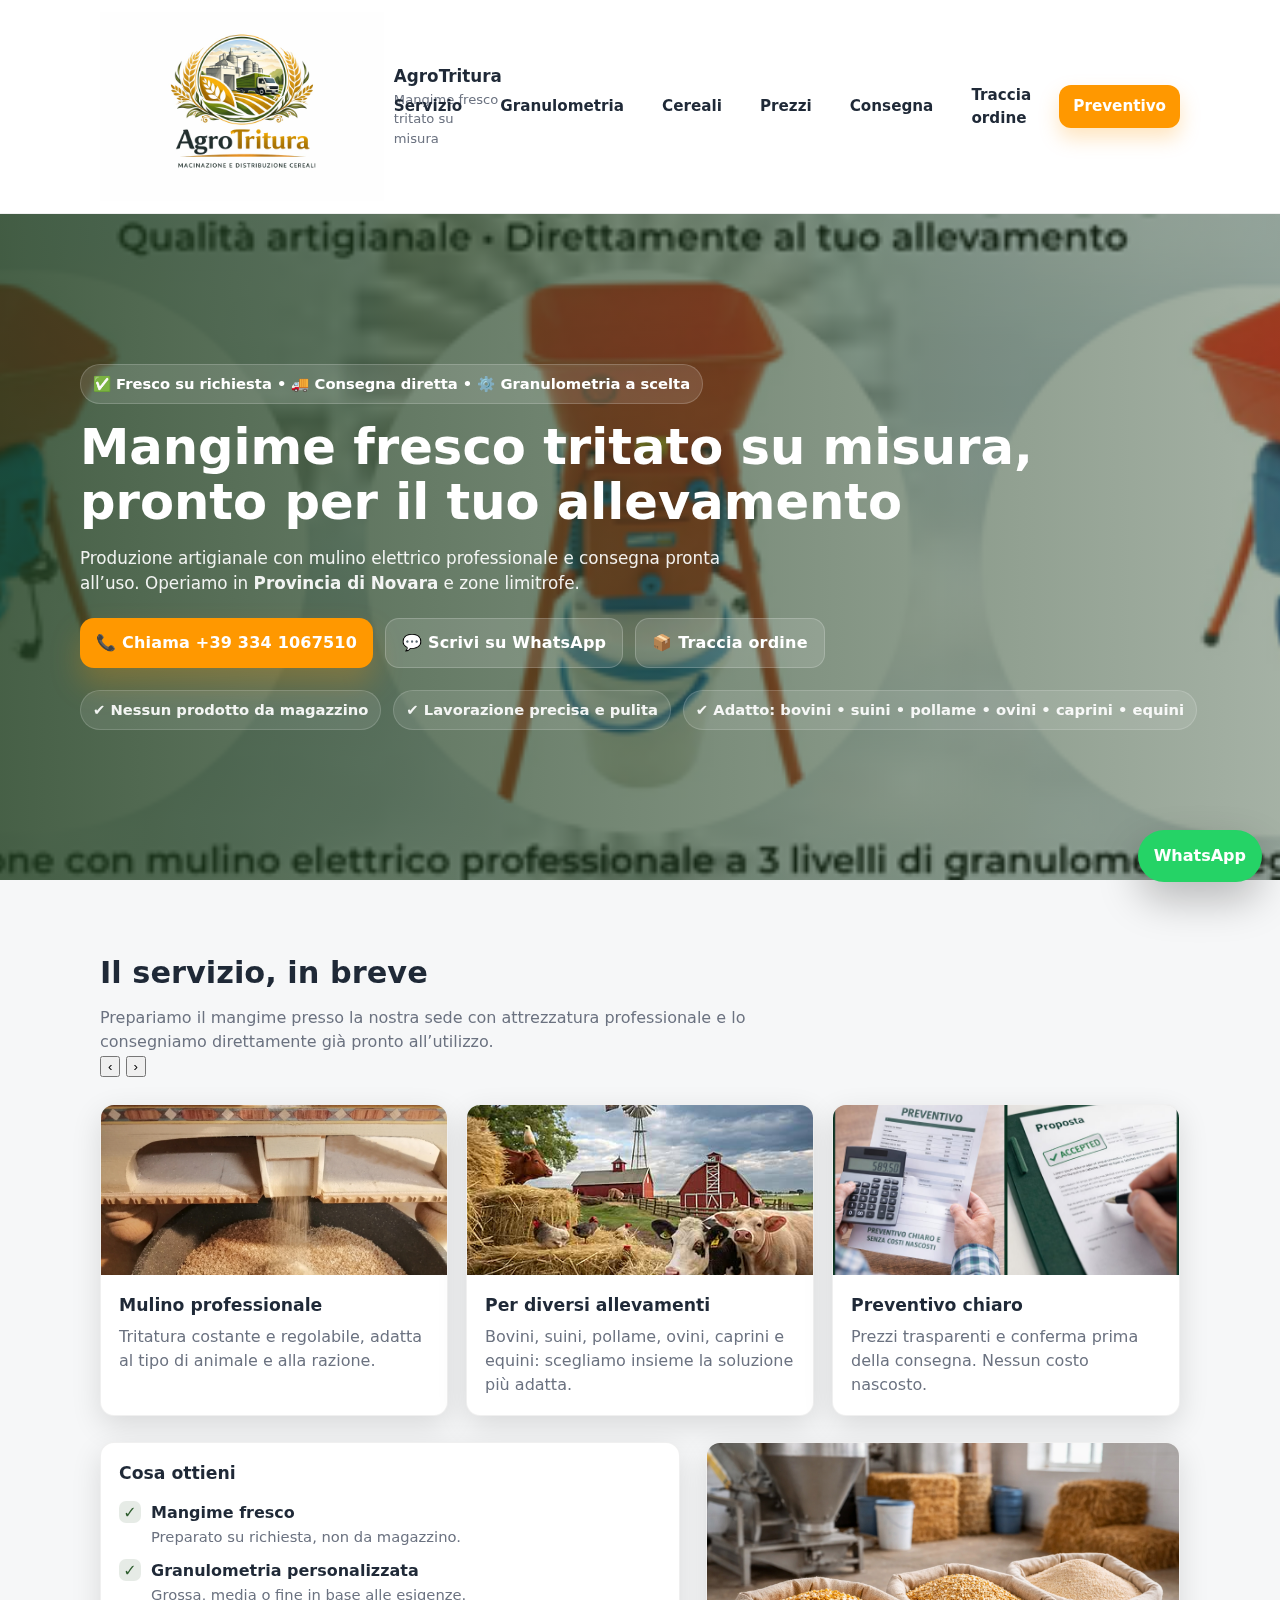
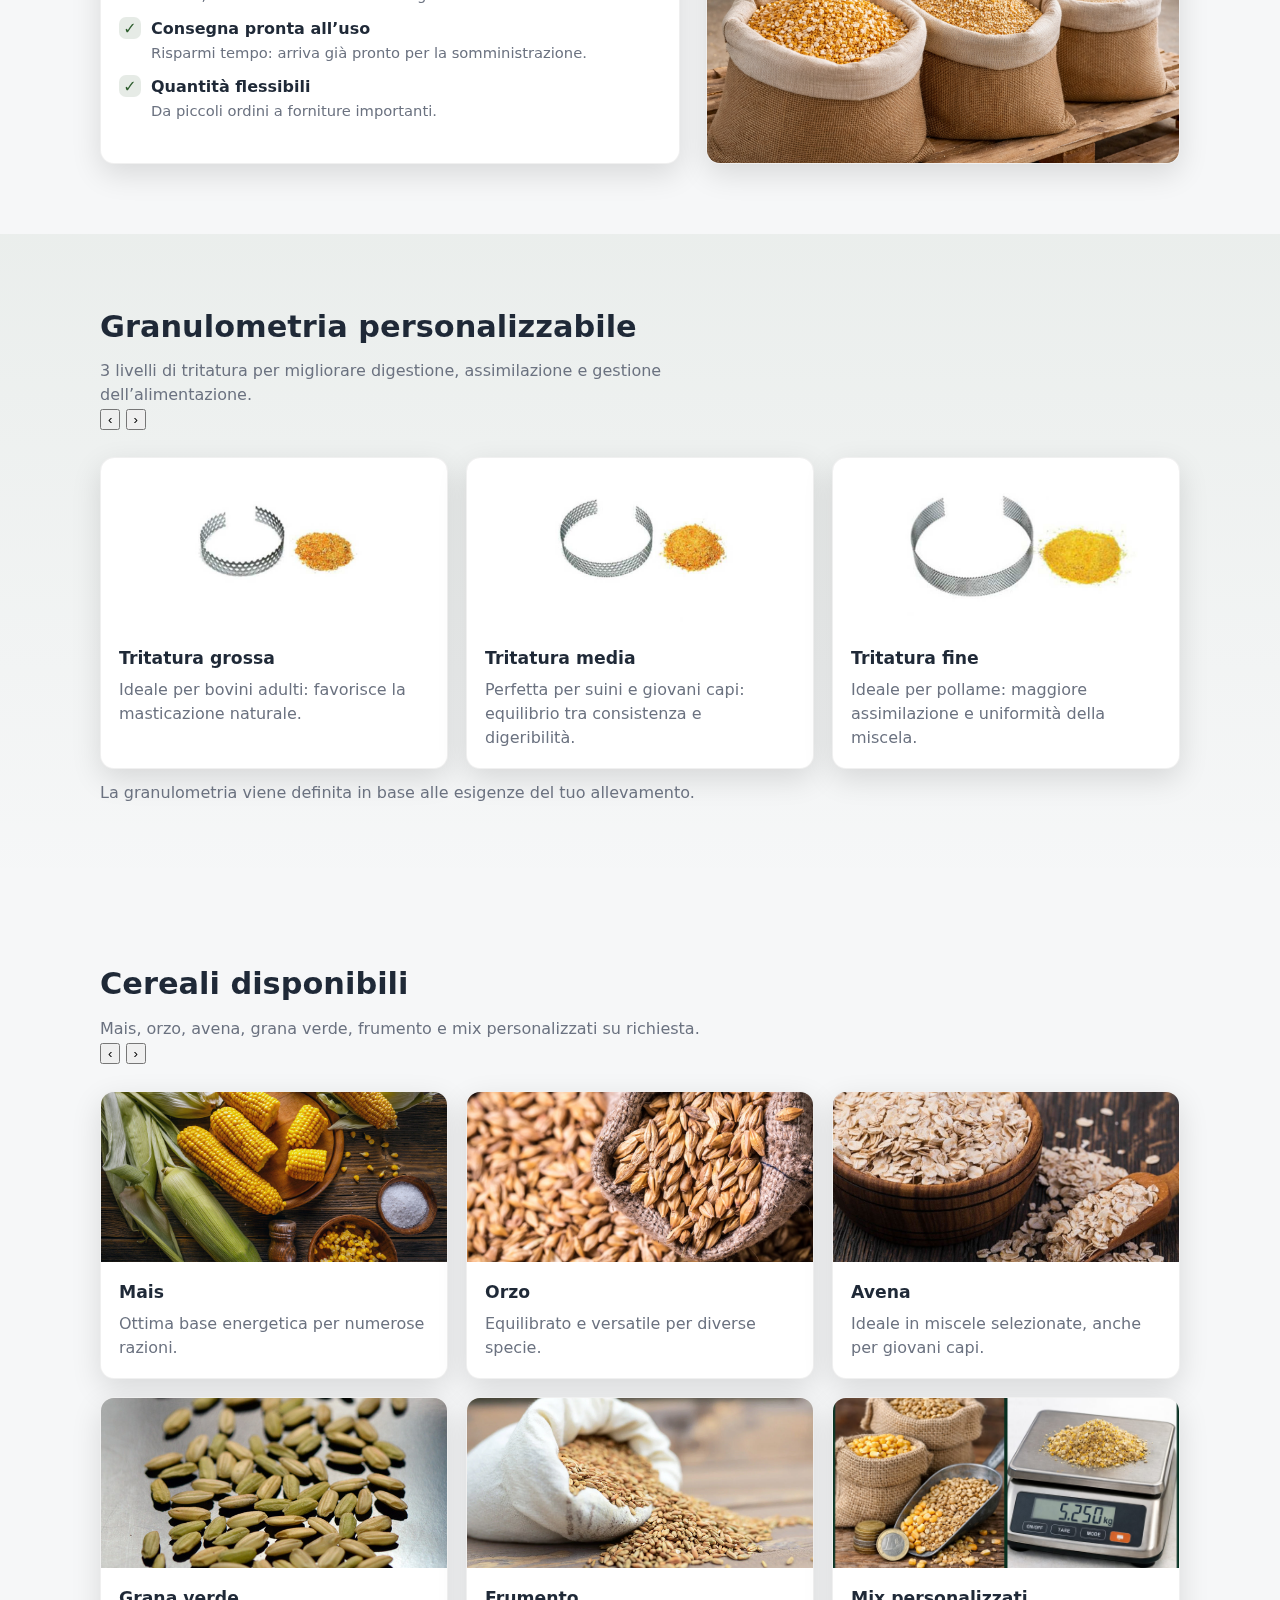
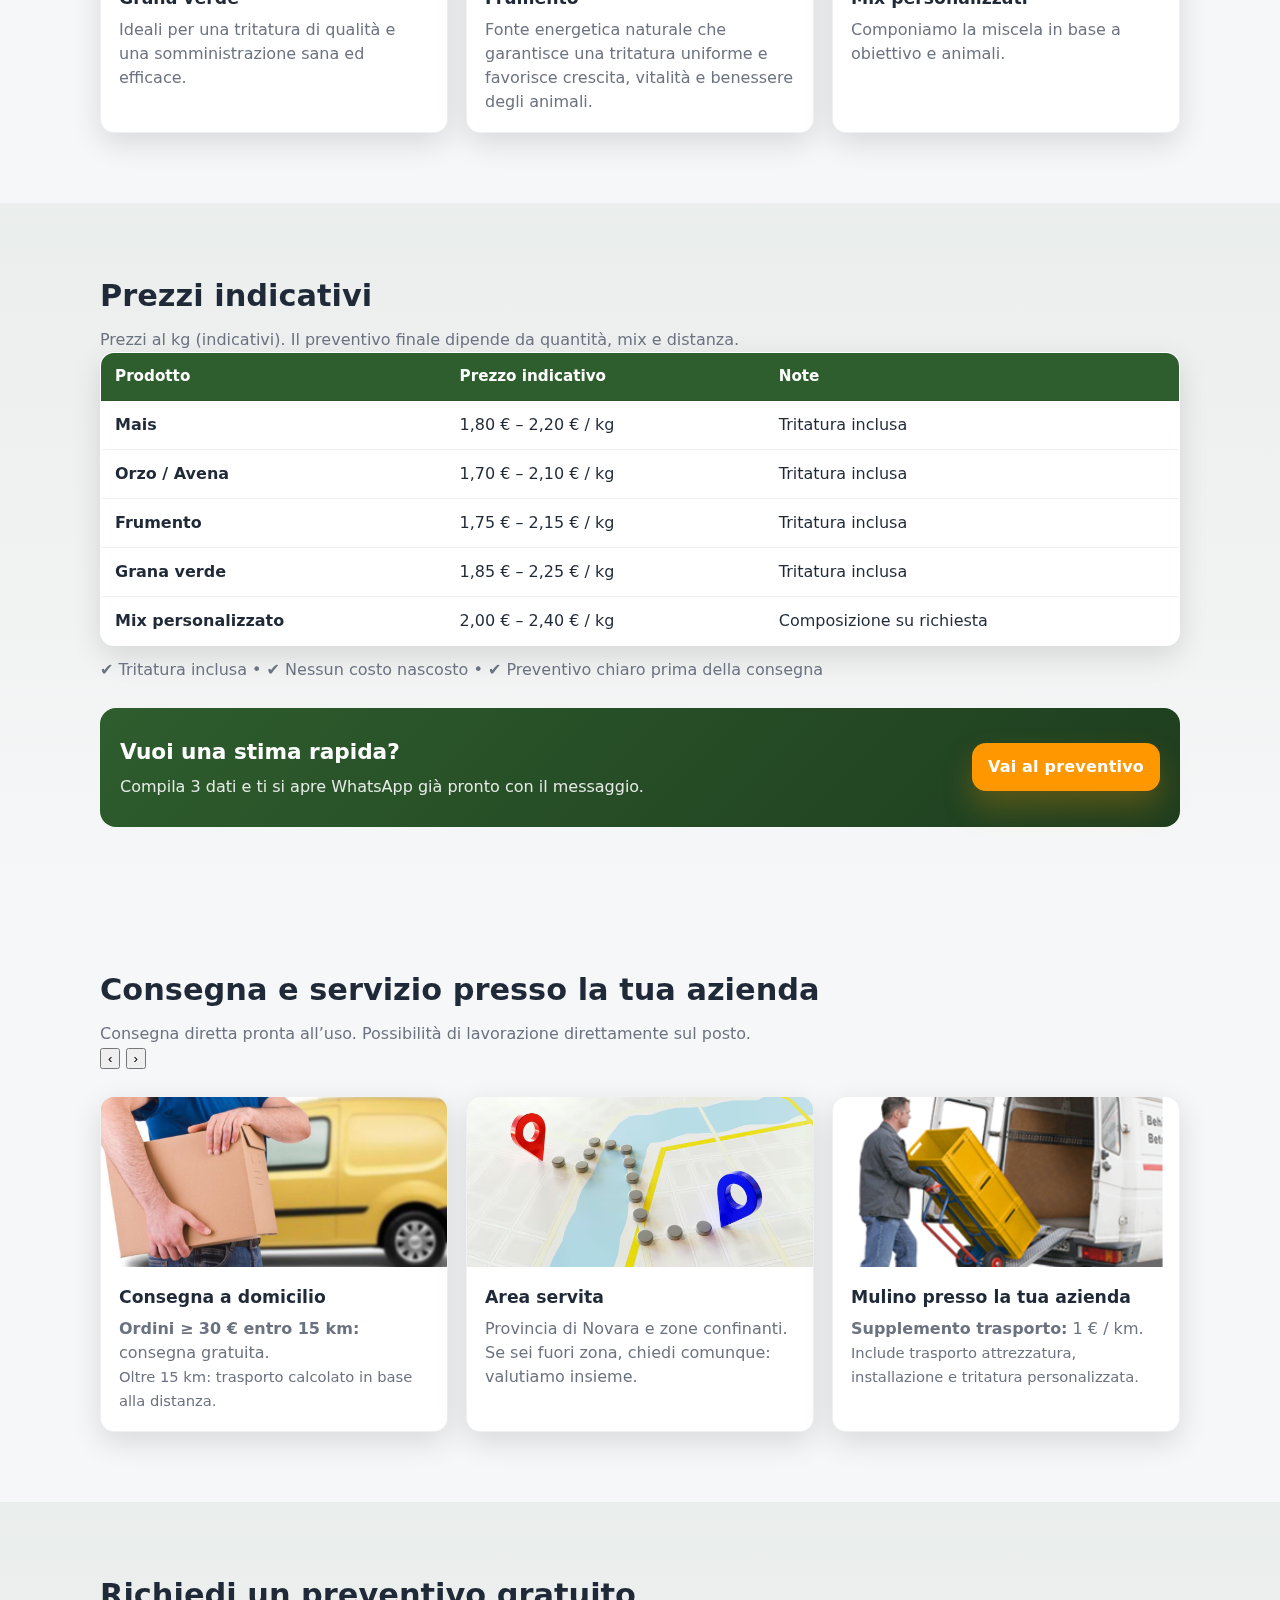
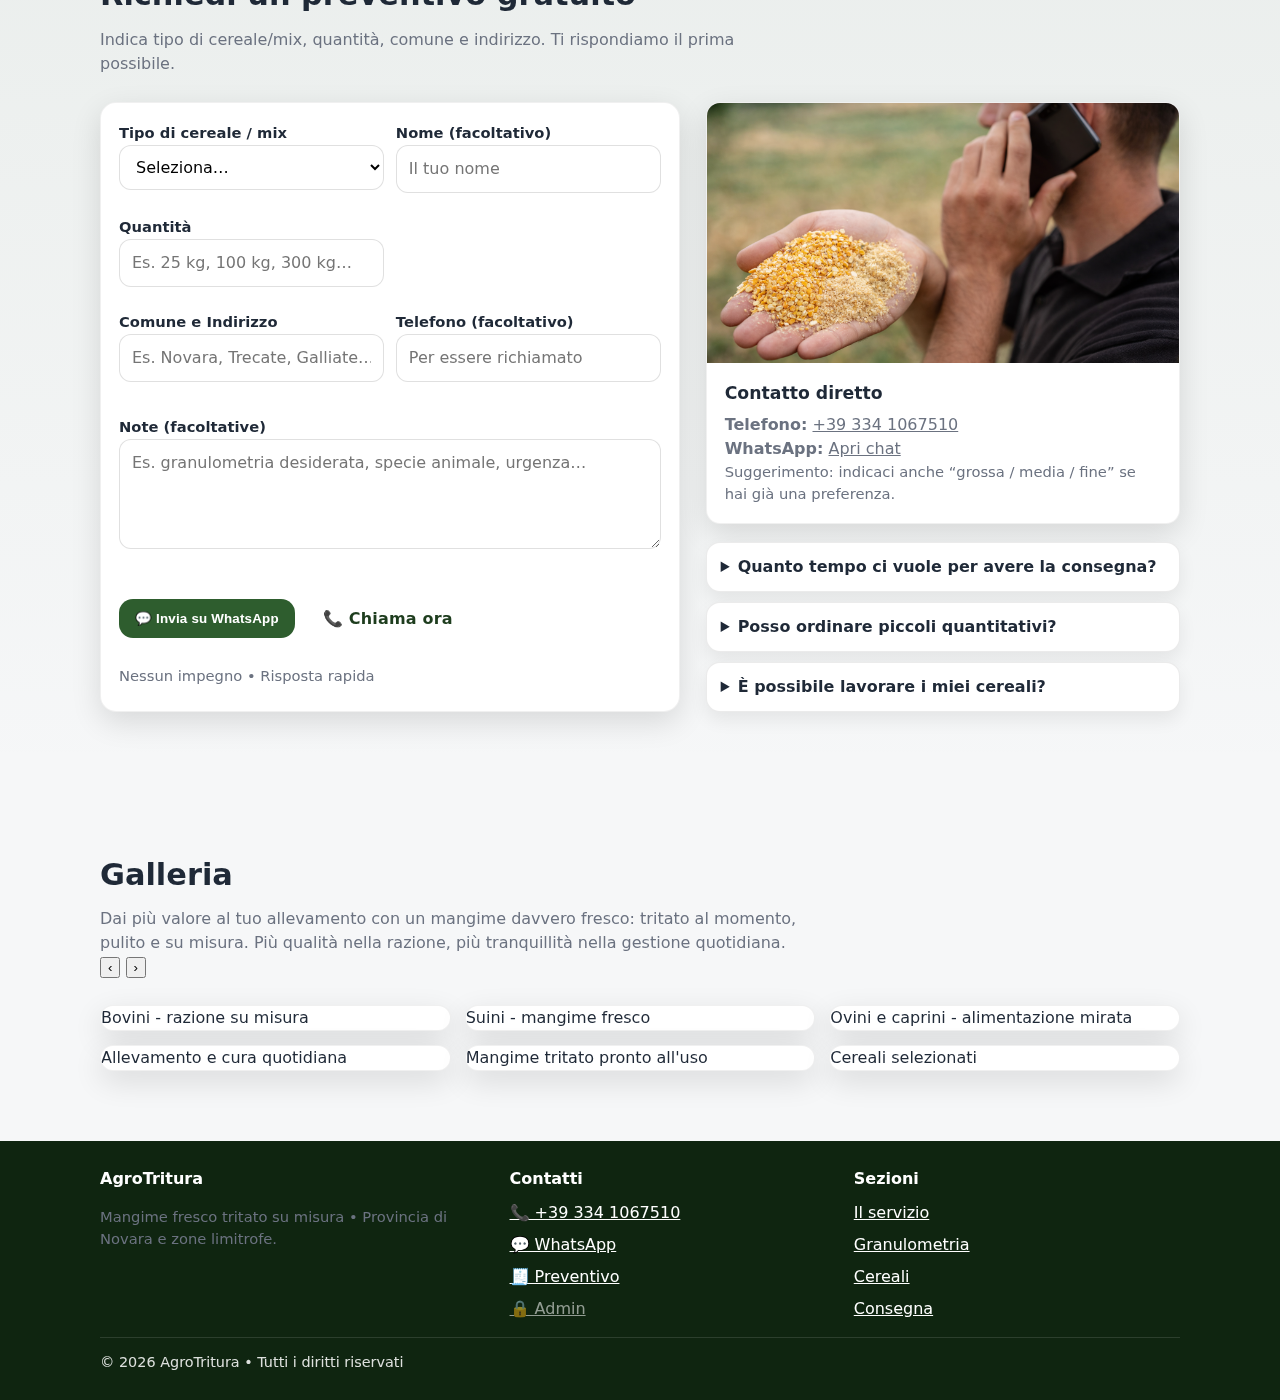
<file: index.html>
<!DOCTYPE html>

<html lang="it">
<head>
<meta charset="utf-8"/>
<meta content="width=device-width, initial-scale=1.0" name="viewport"/>
<title>AgroTritura | Mangime fresco tritato su misura</title>
<meta content="Produzione e consegna di mangime fresco tritato su misura. Mulino professionale con granulometria personalizzabile. Provincia di Novara e zone limitrofe." name="description"/>
<meta content="#2e5d2e" name="theme-color"/>
<link href="favicon.jpg" rel="icon"/>
<link href="css/style.css" rel="stylesheet"/>
</head>
<body>
<div class="topbar">
  <div class="container">
    <div class="nav">
      <a class="brand" href="#top">
        <img class="brand-logo" src="img/IMG-20260216-WA0000.jpg" alt="AgroTritura">
        <div>
          <strong>AgroTritura</strong>
          <span>Mangime fresco tritato su misura</span>
        </div>
      </a>

      <nav aria-label="Menu principale" class="menu">
        <a href="#servizio">Servizio</a>
        <a href="#granulometria">Granulometria</a>
        <a href="#cereali">Cereali</a>
        <a href="#prezzi">Prezzi</a>
        <a href="#consegna">Consegna</a>
        <a href="ordine.html">Traccia ordine</a>
        <a class="cta" href="#preventivo">Preventivo</a>
      </nav>

      <button aria-expanded="false" aria-label="Apri menu" class="hamb" data-hamb="">
        <svg fill="none" stroke="currentColor" stroke-width="2" viewBox="0 0 24 24">
          <path d="M4 6h16M4 12h16M4 18h16" stroke-linecap="round"></path>
        </svg>
      </button>
    </div>

    <div class="mobilePanel" data-mobile-panel="">
      <a href="#servizio">Servizio</a>
      <a href="#granulometria">Granulometria</a>
      <a href="#cereali">Cereali</a>
      <a href="#prezzi">Prezzi</a>
      <a href="#consegna">Consegna</a>
      <a href="ordine.html">Traccia ordine</a>
      <a href="#preventivo">Preventivo</a>
    </div>
  </div>
</div>

<header class="hero" id="top">
  <div class="container wrap">
    <div class="kicker">✅ Fresco su richiesta • 🚚 Consegna diretta • ⚙️ Granulometria a scelta</div>
    <h1>Mangime fresco tritato su misura, pronto per il tuo allevamento</h1>
    <p>
      Produzione artigianale con mulino elettrico professionale e consegna pronta all’uso.
      Operiamo in <strong>Provincia di Novara</strong> e zone limitrofe.
    </p>

    <div class="actions">
      <a class="btn primary" href="tel:+393341067510">📞 Chiama +39 334 1067510</a>
      <a class="btn ghost" href="https://wa.me/393341067510" rel="noopener" target="_blank">💬 Scrivi su WhatsApp</a>
      <a class="btn ghost" href="ordine.html">📦 Traccia ordine</a>
    </div>

    <div aria-label="Punti di forza" class="badges">
      <span>✔ Nessun prodotto da magazzino</span>
      <span>✔ Lavorazione precisa e pulita</span>
      <span>✔ Adatto: bovini • suini • pollame • ovini • caprini • equini </span>
    </div>
  </div>
</header>

<section class="section" id="servizio">
  <div class="container">
    <h2 class="h2">Il servizio, in breve</h2>
    <p class="lead">
      Prepariamo il mangime presso la nostra sede con attrezzatura professionale e lo consegniamo
      direttamente già pronto all’utilizzo.
    </p>

    <!-- SLIDER PRO -->
    <div class="sliderWrap" data-slider="">
      <button aria-label="Indietro" class="sliderBtn prev" data-slider-prev="" type="button">‹</button>
      <button aria-label="Avanti" class="sliderBtn next" data-slider-next="" type="button">›</button>

      <div class="grid gridScroll" data-slider-track="">
        <article class="card feature">
          <div class="img" style="background-image:url('img/mulino_in_azione.jpg')"></div>
          <div class="pad">
            <h3>Mulino professionale</h3>
            <p>Tritatura costante e regolabile, adatta al tipo di animale e alla razione.</p>
          </div>
        </article>

        <article class="card feature">
          <div class="img" style="background-image:url('img/animali.jpg')"></div>
          <div class="pad">
            <h3>Per diversi allevamenti</h3>
            <p>Bovini, suini, pollame, ovini, caprini e equini: scegliamo insieme la soluzione più adatta.</p>
          </div>
        </article>

        <article class="card feature">
          <div class="img" style="background-image:url('img/preventivo_foglio.jpg')"></div>
          <div class="pad">
            <h3>Preventivo chiaro</h3>
            <p>Prezzi trasparenti e conferma prima della consegna. Nessun costo nascosto.</p>
          </div>
        </article>
      </div>

      <div class="sliderDots" data-slider-dots=""></div>
    </div>

    <div class="split" style="margin-top:26px">
      <div class="card">
        <div class="pad">
          <h3>Cosa ottieni</h3>
          <ul class="list">
            <li><span class="tick">✓</span> <div><strong>Mangime fresco</strong><br><span class="small">Preparato su richiesta, non da magazzino.</span></div></li>
            <li><span class="tick">✓</span> <div><strong>Granulometria personalizzata</strong><br><span class="small">Grossa, media o fine in base alle esigenze.</span></div></li>
            <li><span class="tick">✓</span> <div><strong>Consegna pronta all’uso</strong><br><span class="small">Risparmi tempo: arriva già pronto per la somministrazione.</span></div></li>
            <li><span class="tick">✓</span> <div><strong>Quantità flessibili</strong><br><span class="small">Da piccoli ordini a forniture importanti.</span></div></li>
          </ul>
        </div>
      </div>

      <div class="card">
        <div class="img" style="height:100%; min-height:320px; background-image:url('img/cosa_ottieni.jpg')"></div>
      </div>
    </div>
  </div>
</section>

<section class="section alt" id="granulometria">
  <div class="container">
    <h2 class="h2">Granulometria personalizzabile</h2>
    <p class="lead">3 livelli di tritatura per migliorare digestione, assimilazione e gestione dell’alimentazione.</p>

    <!-- SLIDER PRO -->
    <div class="sliderWrap" data-slider="">
      <button aria-label="Indietro" class="sliderBtn prev" data-slider-prev="" type="button">‹</button>
      <button aria-label="Avanti" class="sliderBtn next" data-slider-next="" type="button">›</button>

      <div class="grid gridScroll" data-slider-track="">
        <article class="card feature">
          <div class="img" style="background-image:url('img/granulometria.jpg')"></div>
          <div class="pad">
            <h3>Tritatura grossa</h3>
            <p>Ideale per bovini adulti: favorisce la masticazione naturale.</p>
          </div>
        </article>

        <article class="card feature">
          <div class="img" style="background-image:url('img/bovini.jpg')"></div>
          <div class="pad">
            <h3>Tritatura media</h3>
            <p>Perfetta per suini e giovani capi: equilibrio tra consistenza e digeribilità.</p>
          </div>
        </article>

        <article class="card feature">
          <div class="img" style="background-image:url('img/maiale.jpg')"></div>
          <div class="pad">
            <h3>Tritatura fine</h3>
            <p>Ideale per pollame: maggiore assimilazione e uniformità della miscela.</p>
          </div>
        </article>
      </div>

      <div class="sliderDots" data-slider-dots=""></div>
    </div>

    <p class="note">La granulometria viene definita in base alle esigenze del tuo allevamento.</p>
  </div>
</section>

<section class="section" id="cereali">
  <div class="container">
    <h2 class="h2">Cereali disponibili</h2>
    <p class="lead">Mais, orzo, avena, grana verde, frumento e mix personalizzati su richiesta.</p>

    <!-- SLIDER PRO -->
    <div class="sliderWrap" data-slider="">
      <button aria-label="Indietro" class="sliderBtn prev" data-slider-prev="" type="button">‹</button>
      <button aria-label="Avanti" class="sliderBtn next" data-slider-next="" type="button">›</button>

      <div class="grid gridScroll" data-slider-track="">
        <article class="card feature">
          <div class="img" style="background-image:url('img/mais.jpg')"></div>
          <div class="pad"><h3>Mais</h3><p>Ottima base energetica per numerose razioni.</p></div>
        </article>
        <article class="card feature">
          <div class="img" style="background-image:url('img/orzo.jpg')"></div>
          <div class="pad"><h3>Orzo</h3><p>Equilibrato e versatile per diverse specie.</p></div>
        </article>
        <article class="card feature">
          <div class="img" style="background-image:url('img/avena.jpg')"></div>
          <div class="pad"><h3>Avena</h3><p>Ideale in miscele selezionate, anche per giovani capi.</p></div>
        </article>
        <article class="card feature">
          <div class="img" style="background-image:url('img/granaverde.jpg')"></div>
          <div class="pad"><h3>Grana verde</h3><p>Ideali per una tritatura di qualità e una somministrazione sana ed efficace.</p></div>
        </article>
        <article class="card feature">
          <div class="img" style="background-image:url('img/frumento.jpg')"></div>
          <div class="pad"><h3>Frumento</h3><p>Fonte energetica naturale che garantisce una tritatura uniforme e favorisce crescita, vitalità e benessere degli animali.</p></div>
        </article>
        <article class="card feature">
          <div class="img" style="background-image:url('img/mix.jpg')"></div>
          <div class="pad"><h3>Mix personalizzati</h3><p>Componiamo la miscela in base a obiettivo e animali.</p></div>
        </article>
      </div>

      <div class="sliderDots" data-slider-dots=""></div>
    </div>
  </div>
</section>

<section class="section alt" id="prezzi">
  <div class="container">
    <h2 class="h2">Prezzi indicativi</h2>
    <p class="lead">Prezzi al kg (indicativi). Il preventivo finale dipende da quantità, mix e distanza.</p>

    <table aria-label="Tabella prezzi" class="table">
      <thead>
        <tr><th>Prodotto</th><th>Prezzo indicativo</th><th>Note</th></tr>
      </thead>
      <tbody>
        <tr><td><strong>Mais</strong></td><td>1,80 € – 2,20 € / kg</td><td>Tritatura inclusa</td></tr>
        <tr><td><strong>Orzo / Avena</strong></td><td>1,70 € – 2,10 € / kg</td><td>Tritatura inclusa</td></tr>
        <tr><td><strong>Frumento</strong></td><td>1,75 € – 2,15 € / kg</td><td>Tritatura inclusa</td></tr>
        <tr><td><strong>Grana verde</strong></td><td>1,85 € – 2,25 € / kg</td><td>Tritatura inclusa</td></tr>
        <tr><td><strong>Mix personalizzato</strong></td><td>2,00 € – 2,40 € / kg</td><td>Composizione su richiesta</td></tr>
      </tbody>
    </table>

    <p class="note">✔ Tritatura inclusa • ✔ Nessun costo nascosto • ✔ Preventivo chiaro prima della consegna</p>

    <div class="ctaBand" style="margin-top:26px; border-radius:16px">
      <div class="container">
        <div class="row">
          <div>
            <h3>Vuoi una stima rapida?</h3>
            <p>Compila 3 dati e ti si apre WhatsApp già pronto con il messaggio.</p>
          </div>
          <a class="btn primary" href="#preventivo">Vai al preventivo</a>
        </div>
      </div>
    </div>
  </div>
</section>

<section class="section" id="consegna">
  <div class="container">
    <h2 class="h2">Consegna e servizio presso la tua azienda</h2>
    <p class="lead">Consegna diretta pronta all’uso. Possibilità di lavorazione direttamente sul posto.</p>

    <!-- SLIDER PRO -->
    <div class="sliderWrap" data-slider="">
      <button aria-label="Indietro" class="sliderBtn prev" data-slider-prev="" type="button">‹</button>
      <button aria-label="Avanti" class="sliderBtn next" data-slider-next="" type="button">›</button>

      <div class="grid gridScroll" data-slider-track="">
        <article class="card feature">
          <div class="img" style="background-image:url('img/consegna.jpg')"></div>
          <div class="pad">
            <h3>Consegna a domicilio</h3>
            <p><strong>Ordini ≥ 30 € entro 15 km:</strong> consegna gratuita.<br><span class="small">Oltre 15 km: trasporto calcolato in base alla distanza.</span></p>
          </div>
        </article>

        <article class="card feature">
          <div class="img" style="background-image:url('img/map.jpg')"></div>
          <div class="pad">
            <h3>Area servita</h3>
            <p>Provincia di Novara e zone confinanti. Se sei fuori zona, chiedi comunque: valutiamo insieme.</p>
          </div>
        </article>

        <article class="card feature">
          <div class="img" style="background-image:url('img/mulino.jpg')"></div>
          <div class="pad">
            <h3>Mulino presso la tua azienda</h3>
            <p><strong>Supplemento trasporto:</strong> 1 € / km.<br><span class="small">Include trasporto attrezzatura, installazione e tritatura personalizzata.</span></p>
          </div>
        </article>
      </div>

      <div class="sliderDots" data-slider-dots=""></div>
    </div>
  </div>
</section>

<section class="section alt" id="preventivo">
  <div class="container">
    <h2 class="h2">Richiedi un preventivo gratuito</h2>
    <p class="lead">Indica tipo di cereale/mix, quantità, comune e indirizzo. Ti rispondiamo il prima possibile.</p>

    <div class="split" style="margin-top:26px">
      <form class="form" id="preventivoForm">
        <div class="row">
          <div>
            <label for="cereale">Tipo di cereale / mix</label>
            <select id="cereale" name="cereale">
              <option value="">Seleziona…</option>
              <option>Mais</option>
              <option>Orzo</option>
              <option>Avena</option>
              <option>Frumento</option>
              <option>Grana verde</option>
              <option>Mix personalizzato</option>
              <option>Altro / da definire</option>
            </select>
            <div id="campoExtraDinamico"></div>
          </div>

          <div>
            <label for="nome">Nome (facoltativo)</label>
            <input id="nome" name="nome" placeholder="Il tuo nome"/>
          </div>

          <div>
            <label for="quantita">Quantità</label>
            <input id="quantita" name="quantita" placeholder="Es. 25 kg, 100 kg, 300 kg…"/>
          </div>
        </div>

        <div class="row">
          <div>
            <label for="comune">Comune e Indirizzo</label>
            <input id="comune" name="comune" placeholder="Es. Novara, Trecate, Galliate…"/>
          </div>
          <div>
            <label for="telefono">Telefono (facoltativo)</label>
            <input id="telefono" name="telefono" placeholder="Per essere richiamato"/>
          </div>
        </div>

        <div>
          <label for="note">Note (facoltative)</label>
          <textarea id="note" name="note" placeholder="Es. granulometria desiderata, specie animale, urgenza…"></textarea>
        </div>

        <div class="actions">
          <button class="btn dark" type="submit">💬 Invia su WhatsApp</button>
          <a class="btn outline" href="tel:+393341067510">📞 Chiama ora</a>
          <span class="small">Nessun impegno • Risposta rapida</span>
        </div>
      </form>

      <div>
        <div class="card">
          <div class="img" style="height:260px;background-image:url('img/contatto_diretto.jpg')"></div>
          <div class="pad">
            <h3>Contatto diretto</h3>
            <p>
              <strong>Telefono:</strong> <a href="tel:+393341067510">+39 334 1067510</a><br/>
              <strong>WhatsApp:</strong> <a href="https://wa.me/393341067510" rel="noopener" target="_blank">Apri chat</a>
            </p>
            <p class="small">Suggerimento: indicaci anche “grossa / media / fine” se hai già una preferenza.</p>
          </div>
        </div>

        <div class="faq">
          <details>
            <summary>Quanto tempo ci vuole per avere la consegna?</summary>
            <p>I tempi dipendono dalla quantità richiesta e dalla distanza dall’azienda. In genere organizziamo la preparazione e la consegna in tempi rapidi subito dopo la conferma del preventivo, così da garantirti mangime fresco pronto all’uso senza attese inutili.</p>
          </details>
          <details>
            <summary>Posso ordinare piccoli quantitativi?</summary>
            <p>Sì, lavoriamo con quantità flessibili, adatte sia a piccoli allevamenti sia a forniture più importanti. La consegna gratuita è prevista per ordini superiori a 30 € entro 15 km; oltre questa distanza il costo di trasporto viene calcolato in modo chiaro in base ai chilometri.</p>
          </details>
          <details>
            <summary>È possibile lavorare i miei cereali?</summary>
            <p>Sì, offriamo anche il servizio di lavorazione direttamente presso la tua azienda agricola. Valutiamo insieme l’intervento e applichiamo un supplemento di trasporto di 1 € / km, comprensivo di spostamento attrezzatura, installazione e tritatura personalizzata.</p>
          </details>
        </div>
      </div>
    </div>
  </div>
</section>

<section class="section" id="galleria">
  <div class="container">
    <h2 class="h2">Galleria</h2>
    <p class="lead">Dai più valore al tuo allevamento con un mangime davvero fresco: tritato al momento, pulito e su misura. Più qualità nella razione, più tranquillità nella gestione quotidiana.</p>

    <!-- SLIDER PRO -->
    <div class="sliderWrap" data-slider="">
      <button aria-label="Indietro" class="sliderBtn prev" data-slider-prev="" type="button">‹</button>
      <button aria-label="Avanti" class="sliderBtn next" data-slider-next="" type="button">›</button>

      <div class="gallery galleryScroll" data-slider-track="">
        <div class="g-item">
          <img alt="Bovini - razione su misura" loading="lazy" src="img/galleria_bovino.jpg"/>
          <div class="g-cap">Bovini - razione su misura</div>
        </div>
        <div class="g-item">
          <img alt="Suini - mangime fresco" loading="lazy" src="img/galleria_maialino.jpg"/>
          <div class="g-cap">Suini - mangime fresco</div>
        </div>
        <div class="g-item">
          <img alt="Ovini e caprini - alimentazione mirata" loading="lazy" src="img/galleria_capra.jpg"/>
          <div class="g-cap">Ovini e caprini - alimentazione mirata</div>
        </div>
        <div class="g-item">
          <img alt="Allevamento e cura quotidiana" loading="lazy" src="img/galleria_allevamento.jpg"/>
          <div class="g-cap">Allevamento e cura quotidiana</div>
        </div>
        <div class="g-item">
          <img alt="Mangime tritato pronto all'uso" loading="lazy" src="img/galleria_sbriciolato.jpg"/>
          <div class="g-cap">Mangime tritato pronto all'uso</div>
        </div>
        <div class="g-item">
          <img alt="Cereali selezionati" loading="lazy" src="img/galleria_riso.jpg"/>
          <div class="g-cap">Cereali selezionati</div>
        </div>
      </div>

      <div class="sliderDots" data-slider-dots=""></div>
    </div>
  </div>
</section>

<footer class="footer">
  <div class="container">
    <div class="cols">
      <div>
        <h4>AgroTritura</h4>
        <p class="small">Mangime fresco tritato su misura • Provincia di Novara e zone limitrofe.</p>
      </div>
      <div>
        <h4>Contatti</h4>
        <ul>
          <li><a href="tel:+393341067510">📞 +39 334 1067510</a></li>
          <li><a href="https://wa.me/393341067510" rel="noopener" target="_blank">💬 WhatsApp</a></li>
          <li><a href="#preventivo">🧾 Preventivo</a></li>
          <li><a href="admin-ordini.html" style="opacity:.55">🔒 Admin</a></li>
        </ul>
      </div>
      <div>
        <h4>Sezioni</h4>
        <ul>
          <li><a href="#servizio">Il servizio</a></li>
          <li><a href="#granulometria">Granulometria</a></li>
          <li><a href="#cereali">Cereali</a></li>
          <li><a href="#consegna">Consegna</a></li>
        </ul>
      </div>
    </div>

    <div class="bottom">© 2026 AgroTritura • Tutti i diritti riservati</div>
  </div>
</footer>

<a class="whatsappFloat" href="https://wa.me/393341067510" rel="noopener" target="_blank">WhatsApp</a>

<script src="js/main.js"></script>
</body>
</html>
</file>
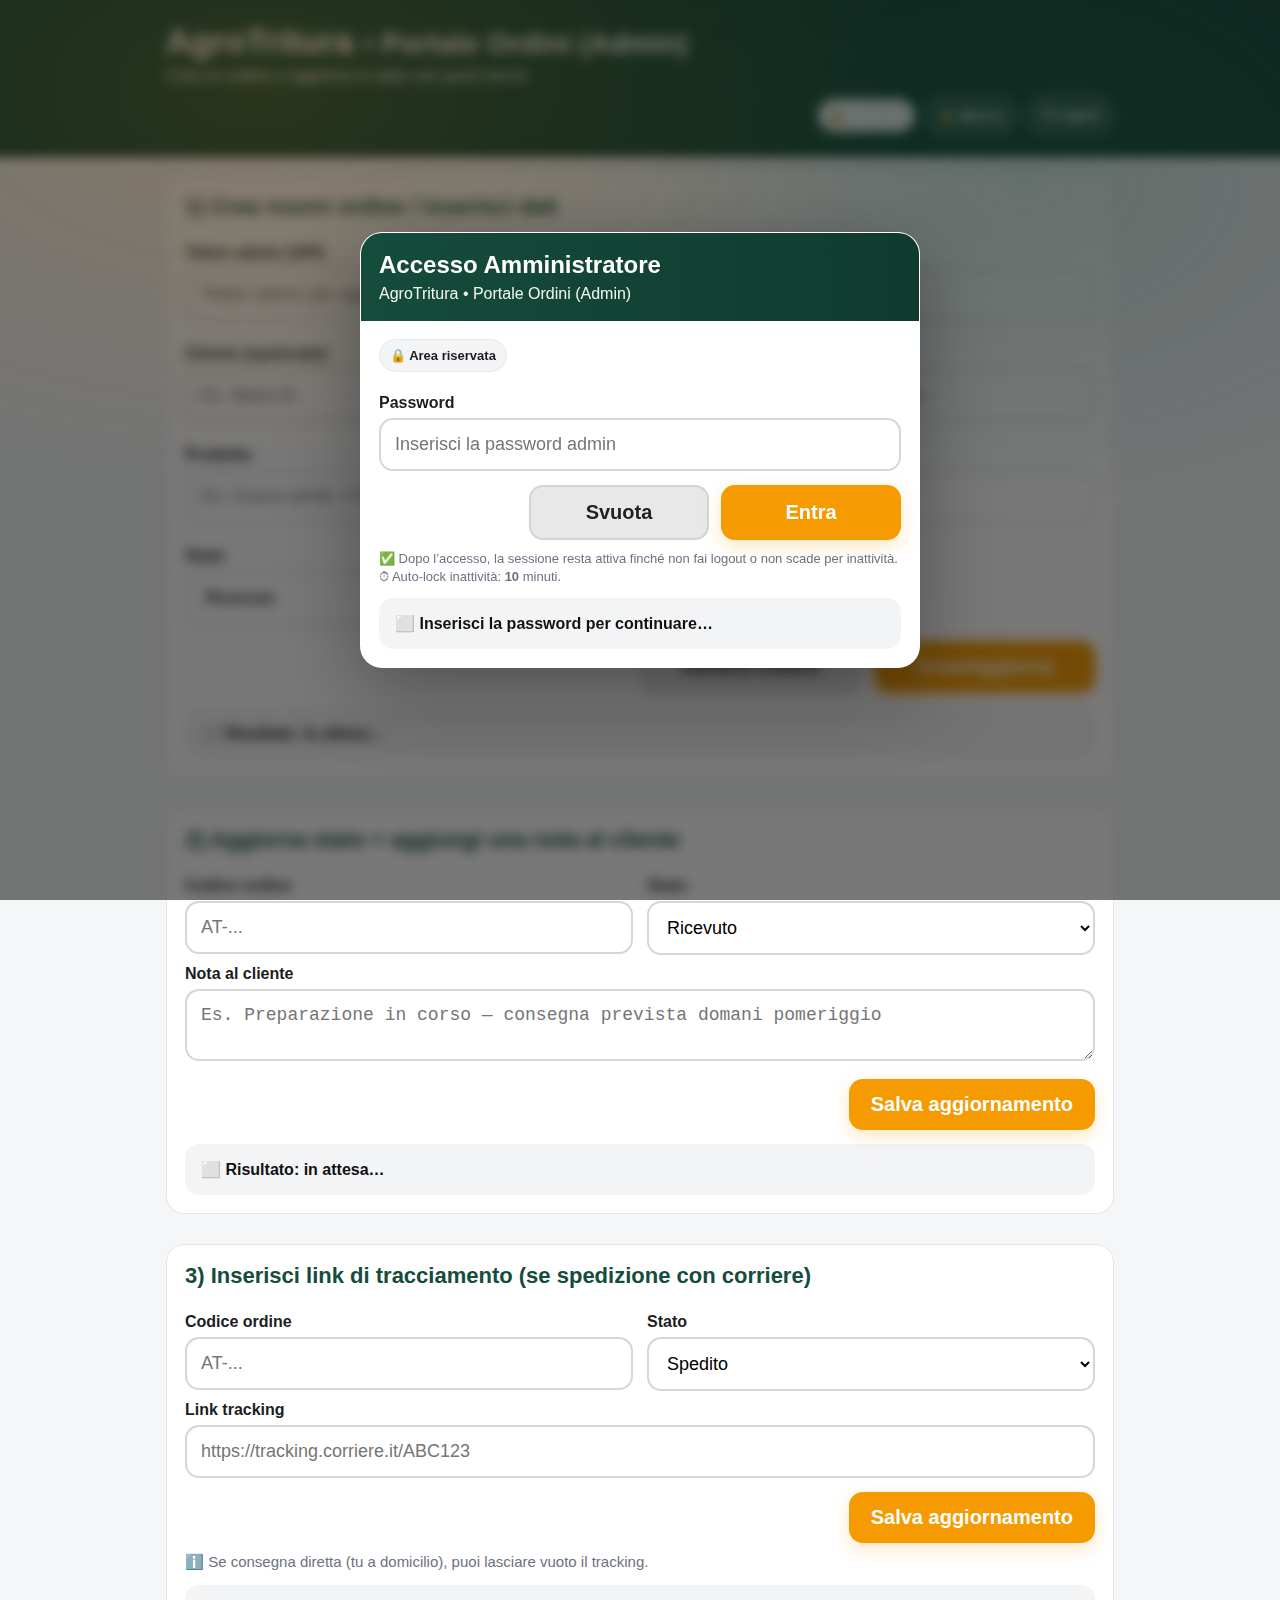
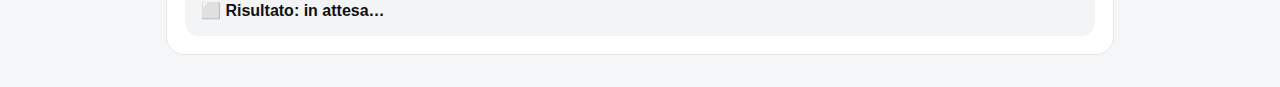
<file: admin-ordini.html>
<!doctype html>
<html lang="it">
<head>
  <meta charset="utf-8" />
  <meta name="viewport" content="width=device-width,initial-scale=1" />
  <title>AgroTritura • Portale Ordini (Admin)</title>
  <style>
    :root{
      --green:#154c3b;--green2:#0f3b2e;--orange:#f59a00;--bg:#f4f6f7;--card:#ffffff;--border:#e6e6e6;
      --text:#1d1d1f;--muted:#6b7280;--successBg:#e9f8e7;--successBd:#bde5b8;--radius:18px;
    }
    *{box-sizing:border-box}
    body{margin:0;font-family:Arial,sans-serif;background:var(--bg);color:var(--text)}
    .topbar{background:var(--green);color:#fff;padding:22px 16px 16px;border-bottom:6px solid var(--green2);}
    .wrap{max-width:980px;margin:0 auto;padding:0 16px}
    .brand{font-size:34px;font-weight:900;letter-spacing:.2px}
    .brand small{font-weight:700;opacity:.95}
    .subtitle{margin-top:6px;opacity:.95}
    .panel{margin:18px auto 30px;background:var(--card);border:1px solid var(--border);border-radius:var(--radius);padding:18px;}
    .sectionTitle{font-size:22px;font-weight:800;color:var(--green);margin:0 0 14px 0;}
    label{display:block;font-weight:700;margin:10px 0 6px}
    input,select,textarea{width:100%;padding:14px 14px;border:2px solid #d6d6d6;border-radius:14px;font-size:18px;outline:none;background:#fff;}
    textarea{resize:vertical;min-height:70px}
    input:focus,select:focus,textarea:focus{border-color:#b7c7c2}
    .grid2{display:grid;grid-template-columns:1fr 1fr;gap:14px}
    .grid1{display:grid;grid-template-columns:1fr;gap:14px}
    .actions{display:flex;gap:14px;justify-content:flex-end;align-items:center;margin-top:14px;flex-wrap:wrap}
    .btn{border:none;cursor:pointer;padding:14px 22px;border-radius:14px;font-size:20px;font-weight:900;transition:.15s ease;display:inline-flex;align-items:center;justify-content:center;min-width:220px;}
    .btn.gray{background:#e8e8e8;color:#222;border:2px solid #d4d4d4}
    .btn.gray:hover{filter:brightness(.98)}
    .btn.orange{background:var(--orange);color:#fff;box-shadow:0 6px 18px rgba(245,154,0,.25)}
    .btn.orange:hover{filter:brightness(.97)}
    .statusBox{margin-top:14px;padding:14px 14px;border-radius:14px;border:2px solid transparent;background:#f3f4f6;color:#111;font-weight:700;}
    .ok{background:var(--successBg);border-color:var(--successBd);color:#135d13}
    .err{background:#fde8e8;border-color:#f5b5b5;color:#8a1313}
    .hint{margin-top:10px;color:var(--muted);font-size:15px}
    @media (max-width:820px){.grid2{grid-template-columns:1fr}}

    /* ===== LOGIN OVERLAY (PRO) ===== */
    .gate{
      position:fixed; inset:0; z-index:9999;
      display:flex; align-items:center; justify-content:center;
      background:radial-gradient(1200px 700px at 20% 10%, rgba(245,154,0,.12), transparent 55%),
                 radial-gradient(900px 600px at 80% 20%, rgba(21,76,59,.18), transparent 55%),
                 rgba(10,10,10,.55);
      backdrop-filter: blur(6px);
      padding:18px;
    }
    .gateCard{
      width:min(560px, 100%);
      background:#fff;
      border-radius:22px;
      border:1px solid rgba(255,255,255,.35);
      box-shadow:0 20px 80px rgba(0,0,0,.35);
      overflow:hidden;
    }
    .gateHead{
      background:linear-gradient(90deg, var(--green), var(--green2));
      color:#fff;
      padding:18px 18px;
    }
    .gateHead .t{font-size:24px;font-weight:900}
    .gateHead .s{opacity:.95;margin-top:6px}
    .gateBody{padding:18px}
    .gateRow{display:grid;grid-template-columns:1fr; gap:12px; margin-top:12px}
    .gateBody input{
      font-size:18px; padding:14px 14px; border-radius:14px; border:2px solid #d6d6d6; width:100%;
    }
    .gateBtns{display:flex; gap:12px; justify-content:flex-end; flex-wrap:wrap; margin-top:14px}
    .gateBtns button{min-width:180px}
    .mini{font-size:13px;color:var(--muted);margin-top:10px;line-height:1.35}
    .pill{
      display:inline-flex; align-items:center; gap:8px;
      padding:8px 10px; border-radius:999px; background:#f3f4f6; border:1px solid #e5e7eb;
      font-weight:800; font-size:13px;
    }
    .topActions{
      display:flex; gap:10px; align-items:center; justify-content:flex-end; flex-wrap:wrap;
      margin-top:10px;
    }
    .topActions .btnMini{
      border:2px solid rgba(255,255,255,.25);
      background:rgba(255,255,255,.1);
      color:#fff;
      font-weight:900;
      border-radius:999px;
      padding:10px 12px;
      cursor:pointer;
    }
    .topActions .btnMini:hover{filter:brightness(1.06)}
  </style>
</head>

<body>

  <!-- ===== LOGIN GATE (PRO) ===== -->
  <div class="gate" id="gate" aria-hidden="true" style="display:none">
    <div class="gateCard" role="dialog" aria-modal="true" aria-label="Login amministratore">
      <div class="gateHead">
        <div class="t">Accesso Amministratore</div>
        <div class="s">AgroTritura • Portale Ordini (Admin)</div>
      </div>
      <div class="gateBody">
        <div class="pill">🔒 Area riservata</div>
        <div class="gateRow">
          <div>
            <label for="gatePass">Password</label>
            <input id="gatePass" type="password" placeholder="Inserisci la password admin" autocomplete="current-password">
          </div>
        </div>
        <div class="gateBtns">
          <button class="btn gray" type="button" id="gateClear">Svuota</button>
          <button class="btn orange" type="button" id="gateLogin">Entra</button>
        </div>
        <div class="mini">
          ✅ Dopo l’accesso, la sessione resta attiva finché non fai logout o non scade per inattività.<br>
          ⏱ Auto-lock inattività: <strong id="idleLabel">10</strong> minuti.
        </div>
        <div id="gateMsg" class="statusBox" style="margin-top:12px">⬜ Inserisci la password per continuare…</div>
      </div>
    </div>
  </div>

  <div class="topbar">
    <div class="wrap">
      <div class="brand">AgroTritura <small>• Portale Ordini (Admin)</small></div>
      <div class="subtitle">Crea un ordine e aggiorna lo stato con pochi tocchi</div>

      <div class="topActions">
        <span class="pill" id="sessPill">🔓 Sessione attiva</span>
        <button class="btnMini" type="button" id="btnLock">🔒 Blocca</button>
        <button class="btnMini" type="button" id="btnLogout">⎋ Logout</button>
      </div>
    </div>
  </div>

  <div class="wrap">

    <div class="panel">
      <h2 class="sectionTitle">1) Crea nuovo ordine / inserisci dati</h2>

      <div class="grid2">
        <div>
          <label for="token">Token admin (API)</label>
          <input id="token" type="password" placeholder="Token admin per aggiornare il foglio">
        </div>
        <div>
          <label for="order_id">Codice ordine</label>
          <input id="order_id" placeholder="AT-YYYY-MM-DD-XXXXXX">
        </div>

        <div>
          <label for="customer">Cliente (opzionale)</label>
          <input id="customer" placeholder="Es. Mario B.">
        </div>
        <div>
          <label for="phone">Telefono cliente (WhatsApp)</label>
          <input id="phone" placeholder="Es. 393331234567 (solo numeri)">
        </div>
        <div>
          <label for="product">Prodotto</label>
          <input id="product" placeholder="Es. Grana verde + Frumento">
        </div>

        <div>
          <label for="quantity">Quantità</label>
          <input id="quantity" placeholder="Es. 25 kg">
        </div>
        <div>
          <label for="status">Stato</label>
          <select id="status">
            <option>Ricevuto</option>
            <option>In lavorazione</option>
            <option>Pronto</option>
            <option>Spedito</option>
            <option>Consegnato</option>
          </select>
        </div>
      </div>

      <div class="actions">
        <button class="btn gray" id="gen" type="button">Genera codice</button>
        <button class="btn orange" id="saveMain" type="button">Crea/Aggiorna</button>
      </div>

      <div id="msgMain" class="statusBox">⬜ Risultato: in attesa…</div>
    </div>

    <div class="panel">
      <h2 class="sectionTitle">2) Aggiorna stato + aggiungi una nota al cliente</h2>

      <div class="grid2">
        <div>
          <label for="order_id_2">Codice ordine</label>
          <input id="order_id_2" placeholder="AT-...">
        </div>
        <div>
          <label for="status_2">Stato</label>
          <select id="status_2">
            <option>Ricevuto</option>
            <option>In lavorazione</option>
            <option>Pronto</option>
            <option>Spedito</option>
            <option>Consegnato</option>
          </select>
        </div>
      </div>

      <div class="grid1">
        <div>
          <label for="note">Nota al cliente</label>
          <textarea id="note" placeholder="Es. Preparazione in corso — consegna prevista domani pomeriggio"></textarea>
        </div>
      </div>

      <div class="actions">
        <button class="btn orange" id="saveNote" type="button">Salva aggiornamento</button>
      </div>

      <div id="msgNote" class="statusBox">⬜ Risultato: in attesa…</div>
    </div>

    <div class="panel">
      <h2 class="sectionTitle">3) Inserisci link di tracciamento (se spedizione con corriere)</h2>

      <div class="grid2">
        <div>
          <label for="order_id_3">Codice ordine</label>
          <input id="order_id_3" placeholder="AT-...">
        </div>
        <div>
          <label for="status_3">Stato</label>
          <select id="status_3">
            <option>Spedito</option>
            <option>Consegnato</option>
            <option>Pronto</option>
            <option>In lavorazione</option>
            <option>Ricevuto</option>
          </select>
        </div>
      </div>

      <div class="grid1">
        <div>
          <label for="tracking_url">Link tracking</label>
          <input id="tracking_url" placeholder="https://tracking.corriere.it/ABC123">
        </div>
      </div>

      <div class="actions">
        <button class="btn orange" id="saveTracking" type="button">Salva aggiornamento</button>
      </div>

      <div class="hint">ℹ️ Se consegna diretta (tu a domicilio), puoi lasciare vuoto il tracking.</div>
      <div id="msgTrack" class="statusBox">⬜ Risultato: in attesa…</div>
    </div>

  </div>

  <script>
    /* ===============================
       CONFIG SICUREZZA (PRO)
    =============================== */

    // 1) Hash SHA-256 della password (non mettere la password in chiaro)
    // ESEMPIO placeholder: cambialo con il tuo hash (vedi istruzioni sotto)
    const ADMIN_PASSWORD_HASH = "979c9c68ce9ccf3b63661342b5b7eb0579786971585036554cc69cae4212e948";

    // 2) Auto-lock inattività (minuti)
    const IDLE_MINUTES = 10;
    document.getElementById("idleLabel").textContent = String(IDLE_MINUTES);

    // 3) Session storage keys
    const SKEY = "AT_ADMIN_UNLOCKED";
    const TKEY = "AT_ADMIN_LAST_ACTIVITY";

    // 4) Il tuo endpoint Apps Script
    const API_BASE = "https://script.google.com/macros/s/AKfycbxvrgdzM5t1Zg-pS00iopBEpw3OBZj_-y14QjaurcRHnrrlXJd3T5i2i8z7qPrS98hK/exec";

    /* ===============================
       UTILS
    =============================== */

    function nowMs(){ return Date.now(); }
    function setLastActivity(){ sessionStorage.setItem(TKEY, String(nowMs())); }
    function getLastActivity(){ return Number(sessionStorage.getItem(TKEY) || "0"); }
    function isUnlocked(){ return sessionStorage.getItem(SKEY) === "1"; }
    function lock(){
      sessionStorage.removeItem(SKEY);
      sessionStorage.removeItem(TKEY);
      showGate(true);
    }
    function unlock(){
      sessionStorage.setItem(SKEY,"1");
      setLastActivity();
      showGate(false);
    }

    function showGate(show){
      const gate = document.getElementById("gate");
      gate.style.display = show ? "flex" : "none";
      gate.setAttribute("aria-hidden", show ? "false" : "true");

      // UI pill
      const pill = document.getElementById("sessPill");
      pill.textContent = show ? "🔒 Bloccato" : "🔓 Sessione attiva";
    }

    async function sha256Hex(str){
      const enc = new TextEncoder().encode(str);
      const buf = await crypto.subtle.digest("SHA-256", enc);
      const arr = Array.from(new Uint8Array(buf));
      return arr.map(b => b.toString(16).padStart(2,"0")).join("");
    }

    function setGateMsg(kind, text){
      const el = document.getElementById("gateMsg");
      el.className = "statusBox " + (kind === "ok" ? "ok" : kind === "err" ? "err" : "");
      el.textContent = text;
    }

    /* ===============================
       LOGIN FLOW
    =============================== */
    async function tryLogin(){
      const pass = document.getElementById("gatePass").value || "";
      if(!pass.trim()){
        setGateMsg("err","❌ Inserisci la password.");
        return;
      }

      setGateMsg("", "⏳ Verifica in corso…");

      try{
        const hex = await sha256Hex(pass.trim());
        if(hex !== ADMIN_PASSWORD_HASH){
          setGateMsg("err","❌ Password errata.");
          return;
        }
        setGateMsg("ok","✅ Accesso consentito.");
        unlock();
        document.getElementById("gatePass").value = "";
      }catch(e){
        setGateMsg("err","❌ Errore verifica.");
      }
    }

    document.getElementById("gateLogin").addEventListener("click", tryLogin);
    document.getElementById("gateClear").addEventListener("click", ()=>{
      document.getElementById("gatePass").value = "";
      setGateMsg("", "⬜ Inserisci la password per continuare…");
    });
    document.getElementById("gatePass").addEventListener("keydown",(e)=>{
      if(e.key === "Enter") tryLogin();
    });

    // Lock/Logout buttons
    document.getElementById("btnLock").addEventListener("click", lock);
    document.getElementById("btnLogout").addEventListener("click", ()=>{
      // logout = lock + pulizia extra
      lock();
      // (opzionale) svuota anche campi
      // document.querySelectorAll("input,textarea").forEach(x=>x.value="");
    });

    // Auto-lock per inattività
    function idleCheck(){
      if(!isUnlocked()) return;
      const last = getLastActivity();
      if(!last) return;
      const idleMs = nowMs() - last;
      if(idleMs > IDLE_MINUTES * 60 * 1000){
        lock();
      }
    }
    setInterval(idleCheck, 3000);

    // Aggiorna activity su input/click/touch/scroll
    ["click","keydown","mousemove","touchstart","scroll"].forEach(evt=>{
      window.addEventListener(evt, ()=>{
        if(isUnlocked()) setLastActivity();
      }, {passive:true});
    });

    // Avvio: se non sbloccato => mostra gate
    showGate(!isUnlocked());

    /* ===============================
       PANNELLO ORDINI (tuo)
    =============================== */
    function genId(){
      const rand = Math.random().toString(36).slice(2,8).toUpperCase();
      const d = new Date();
      const y = d.getFullYear();
      const m = String(d.getMonth()+1).padStart(2,"0");
      const day = String(d.getDate()).padStart(2,"0");
      return `AT-${y}-${m}-${day}-${rand}`;
    }

    async function post(payload, msgEl){
      msgEl.className = "statusBox";
      msgEl.textContent = "⏳ Salvataggio…";
      try{
        const res = await fetch(API_BASE, { method:"POST", body:new URLSearchParams(payload) });
        const text = await res.text();
        let json;
        try{ json = JSON.parse(text); }catch{ throw new Error("Risposta non JSON dal server: " + text.slice(0,200)); }
        if(!json.ok) throw new Error(json.error || "Errore");

        msgEl.className = "statusBox ok";
        msgEl.textContent = `✅ Salvato: ${json.action}. Aggiornato: ${json.order.updated_at}`;
// ✅ WhatsApp precompilato (1 tap invio)
try{
  const st = (payload.status || json.order.status || "").trim();
  const phone = payload.phone || json.order.phone || document.getElementById("phone")?.value || "";
  const message = buildMessage(st, json.order);
  openWhatsApp(phone, message);
}catch(e){
  console.warn("WhatsApp non aperto:", e.message);
}
        return true;
      }catch(e){
        msgEl.className = "statusBox err";
        msgEl.textContent = `❌ Errore: ${e.message}`;
        return false;
      }
    }

    document.getElementById("gen").addEventListener("click", ()=>{
      if(!isUnlocked()){ showGate(true); return; }
      const id = genId();
      document.getElementById("order_id").value = id;
      document.getElementById("order_id_2").value = id;
      document.getElementById("order_id_3").value = id;
    });

    document.getElementById("saveMain").addEventListener("click", ()=>{
      if(!isUnlocked()){ showGate(true); return; }
      const payload = {
        token: document.getElementById("token").value.trim(),
        order_id: document.getElementById("order_id").value.trim(),
        customer: document.getElementById("customer").value.trim(),
        phone: document.getElementById("phone").value.trim(),
        product: document.getElementById("product").value.trim(),
        quantity: document.getElementById("quantity").value.trim(),
        status: document.getElementById("status").value,
        tracking_url: "",
        note: ""
      };

      document.getElementById("order_id_2").value = payload.order_id;
      document.getElementById("order_id_3").value = payload.order_id;
      document.getElementById("status_2").value = payload.status;
      document.getElementById("status_3").value = payload.status;

      post(payload, document.getElementById("msgMain"));
    });

    document.getElementById("saveNote").addEventListener("click", ()=>{
      if(!isUnlocked()){ showGate(true); return; }
      const payload = {
        token: document.getElementById("token").value.trim(),
        order_id: document.getElementById("order_id_2").value.trim(),
        status: document.getElementById("status_2").value,
        note: document.getElementById("note").value.trim()
      };
      post(payload, document.getElementById("msgNote"));
    });

    document.getElementById("saveTracking").addEventListener("click", ()=>{
      if(!isUnlocked()){ showGate(true); return; }
      const payload = {
        token: document.getElementById("token").value.trim(),
        order_id: document.getElementById("order_id_3").value.trim(),
        status: document.getElementById("status_3").value,
        tracking_url: document.getElementById("tracking_url").value.trim()
      };
      post(payload, document.getElementById("msgTrack"));
    });
  </script>

  <!-- TOOL per generare hash (solo per te, puoi lasciarlo o rimuoverlo dopo) -->
  <script>
    // Apri la console e lancia: await makeHash("LaTuaPasswordQui")
    async function makeHash(p){
      const enc = new TextEncoder().encode(p);
      const buf = await crypto.subtle.digest("SHA-256", enc);
      const arr = Array.from(new Uint8Array(buf));
      const hex = arr.map(b=>b.toString(16).padStart(2,"0")).join("");
      console.log("SHA-256:", hex);
      return hex;
    }
    function normalizePhone(p){
  return (p || "").replace(/\D/g,""); // solo numeri
}

function openWhatsApp(phone, text){
  const p = normalizePhone(phone);
  if(!p){
    alert("Manca il telefono cliente (WhatsApp). Inseriscilo nel campo 'Telefono cliente'.");
    return;
  }
  const url = "https://wa.me/" + p + "?text=" + encodeURIComponent(text);
  window.open(url, "_blank");
}

// 👉 metti il link RECENSIONE vero quando lo hai
const GOOGLE_REVIEW_LINK = "https://g.page/r/CYeVFMGWiHBNEBM/review";

// link pagina tracking ordine (il tuo)
const TRACK_PAGE = "https://agrotritura.it/ordine.html";

function buildMessage(status, order){
  const id = order.order_id || "";
  const prod = order.product || "";
  const qty = order.quantity || "";
  const note = (order.note || "").trim();
  const tracking = (order.tracking_url || "").trim();

  if(status === "Ricevuto"){
    return `Ciao! ✅ Abbiamo ricevuto il tuo ordine AgroTritura.\n\n📦 Codice ordine: ${id}\n🧾 Prodotto: ${prod || "-"}\n⚖️ Quantità: ${qty || "-"}\n\nTi aggiorniamo a breve sullo stato. Puoi tracciare l’ordine qui:\n${TRACK_PAGE}\n\nGrazie!`;
  }

  if(status === "In lavorazione"){
    return `Ciao! 🔧 Il tuo ordine AgroTritura è in lavorazione.\n\n📦 Codice ordine: ${id}\n🧾 ${prod || "-"} • ${qty || "-"}\n${note ? `\n📝 Nota: ${note}\n` : "\n"}Puoi controllare lo stato quando vuoi:\n${TRACK_PAGE}\n\nA presto!`;
  }

  if(status === "Pronto"){
    return `Ciao! ✅ Il tuo ordine AgroTritura è pronto.\n\n📦 Codice ordine: ${id}\n🧾 ${prod || "-"} • ${qty || "-"}\n${note ? `\n📝 Nota: ${note}\n` : "\n"}Confermiamo a breve orario di consegna/ritiro.\n\nStato ordine:\n${TRACK_PAGE}`;
  }

  if(status === "Spedito"){
    return `Ciao! 🚚 Il tuo ordine AgroTritura è stato spedito.\n\n📦 Codice ordine: ${id}\n🧾 ${prod || "-"} • ${qty || "-"}\n${note ? `\n📝 Nota: ${note}\n` : "\n"}${tracking ? `🔎 Tracking: ${tracking}\n\n` : ""}Puoi controllare lo stato qui:\n${TRACK_PAGE}\n\nGrazie!`;
  }

  // CONSEGNATO = include richiesta recensione (C)
  return `Ciao! ✅ Ordine consegnato.\n\n📦 Codice ordine: ${id}\n🧾 ${prod || "-"} • ${qty || "-"}\n${note ? `\n📝 Nota: ${note}\n` : "\n"}Grazie per aver scelto AgroTritura 🙏\n\nSe ti sei trovato bene, ci aiuta tantissimo una recensione su Google (30 secondi):\n${GOOGLE_REVIEW_LINK}\n\nA presto!`;
}
  </script>

</body>
</html>
</file>
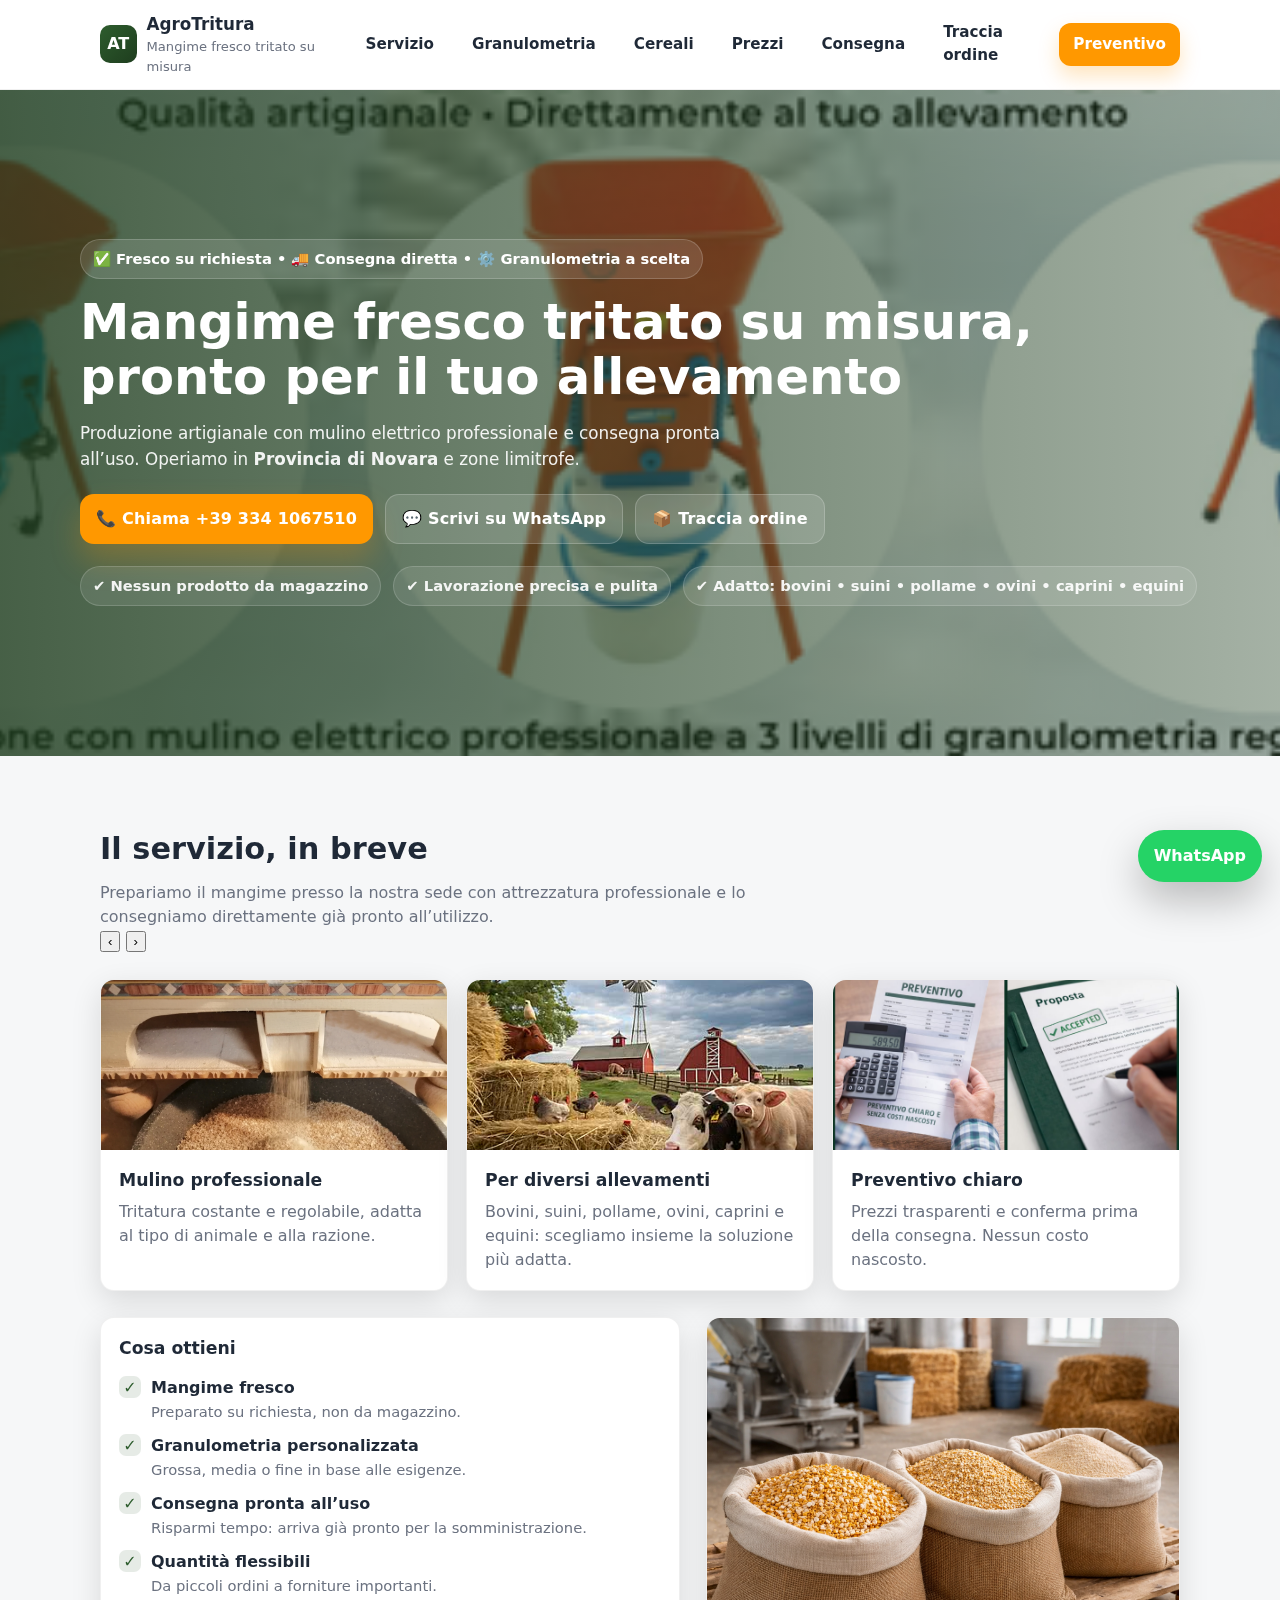
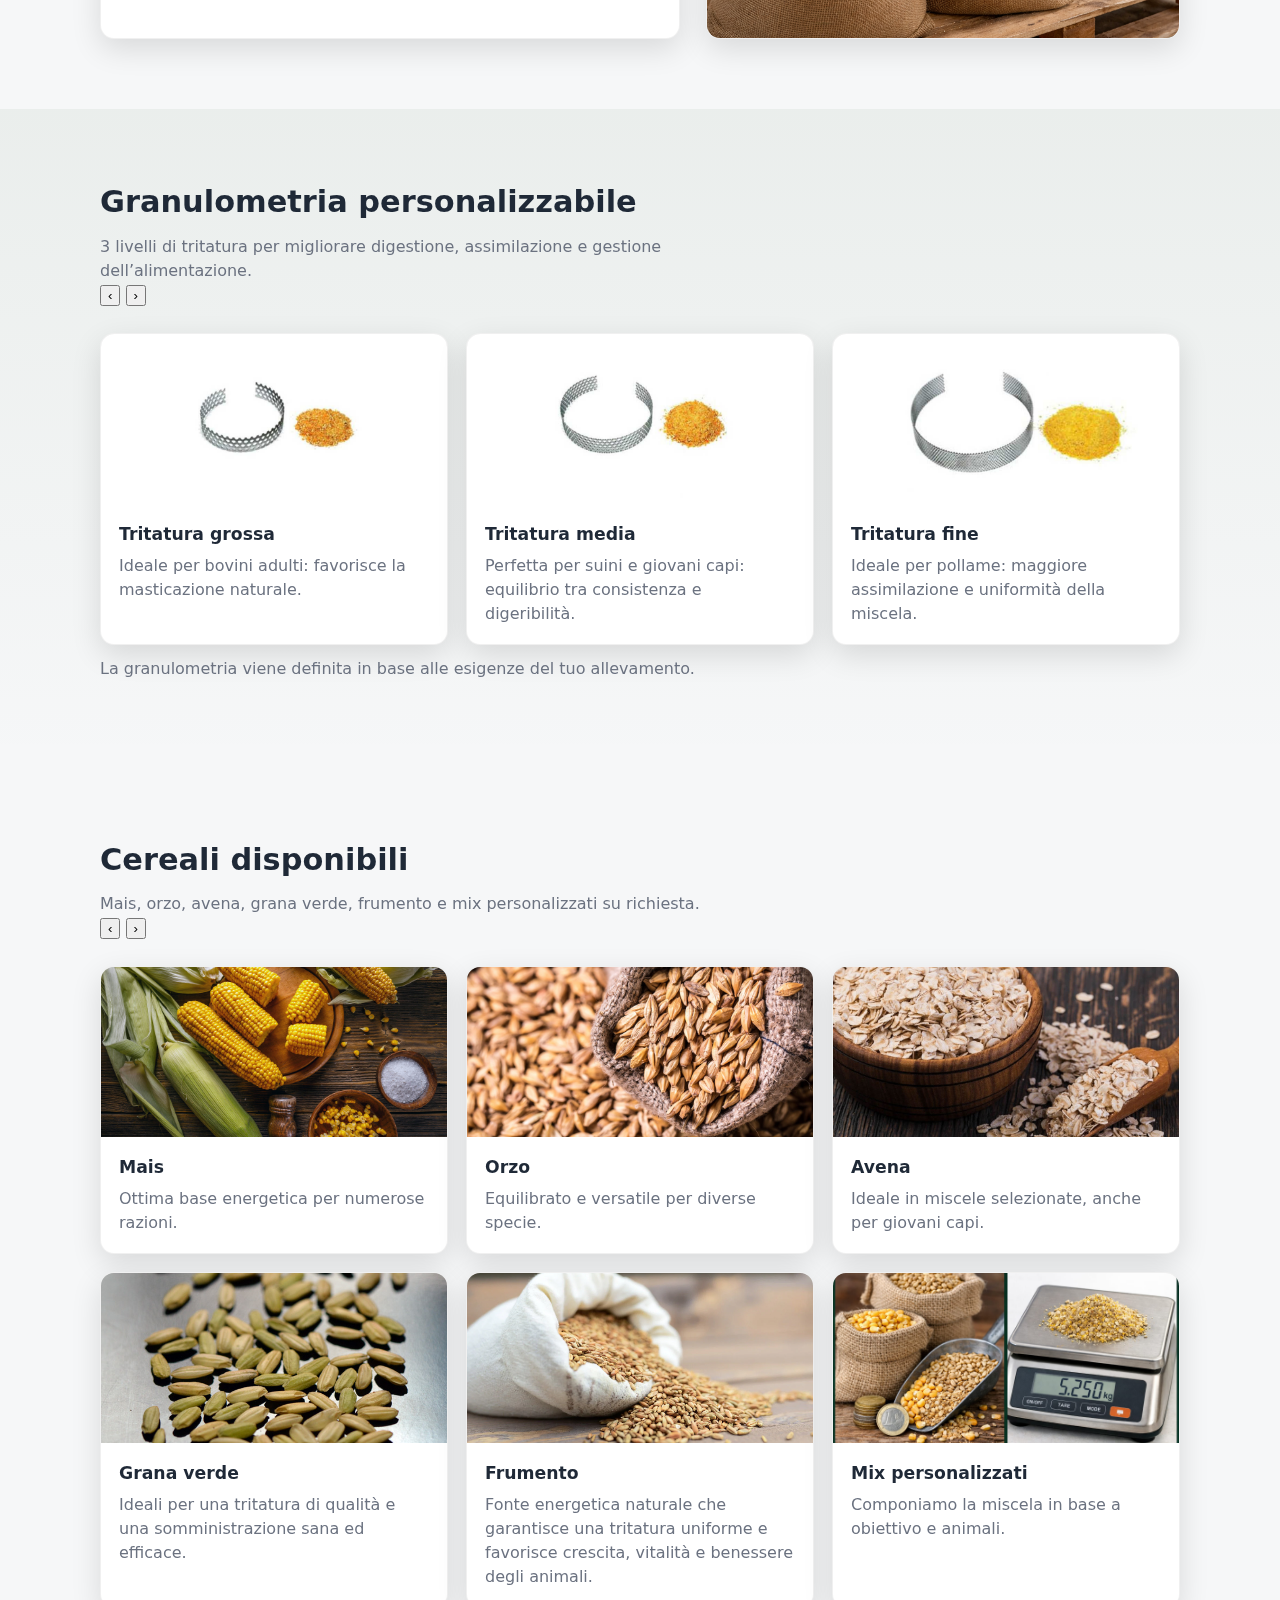
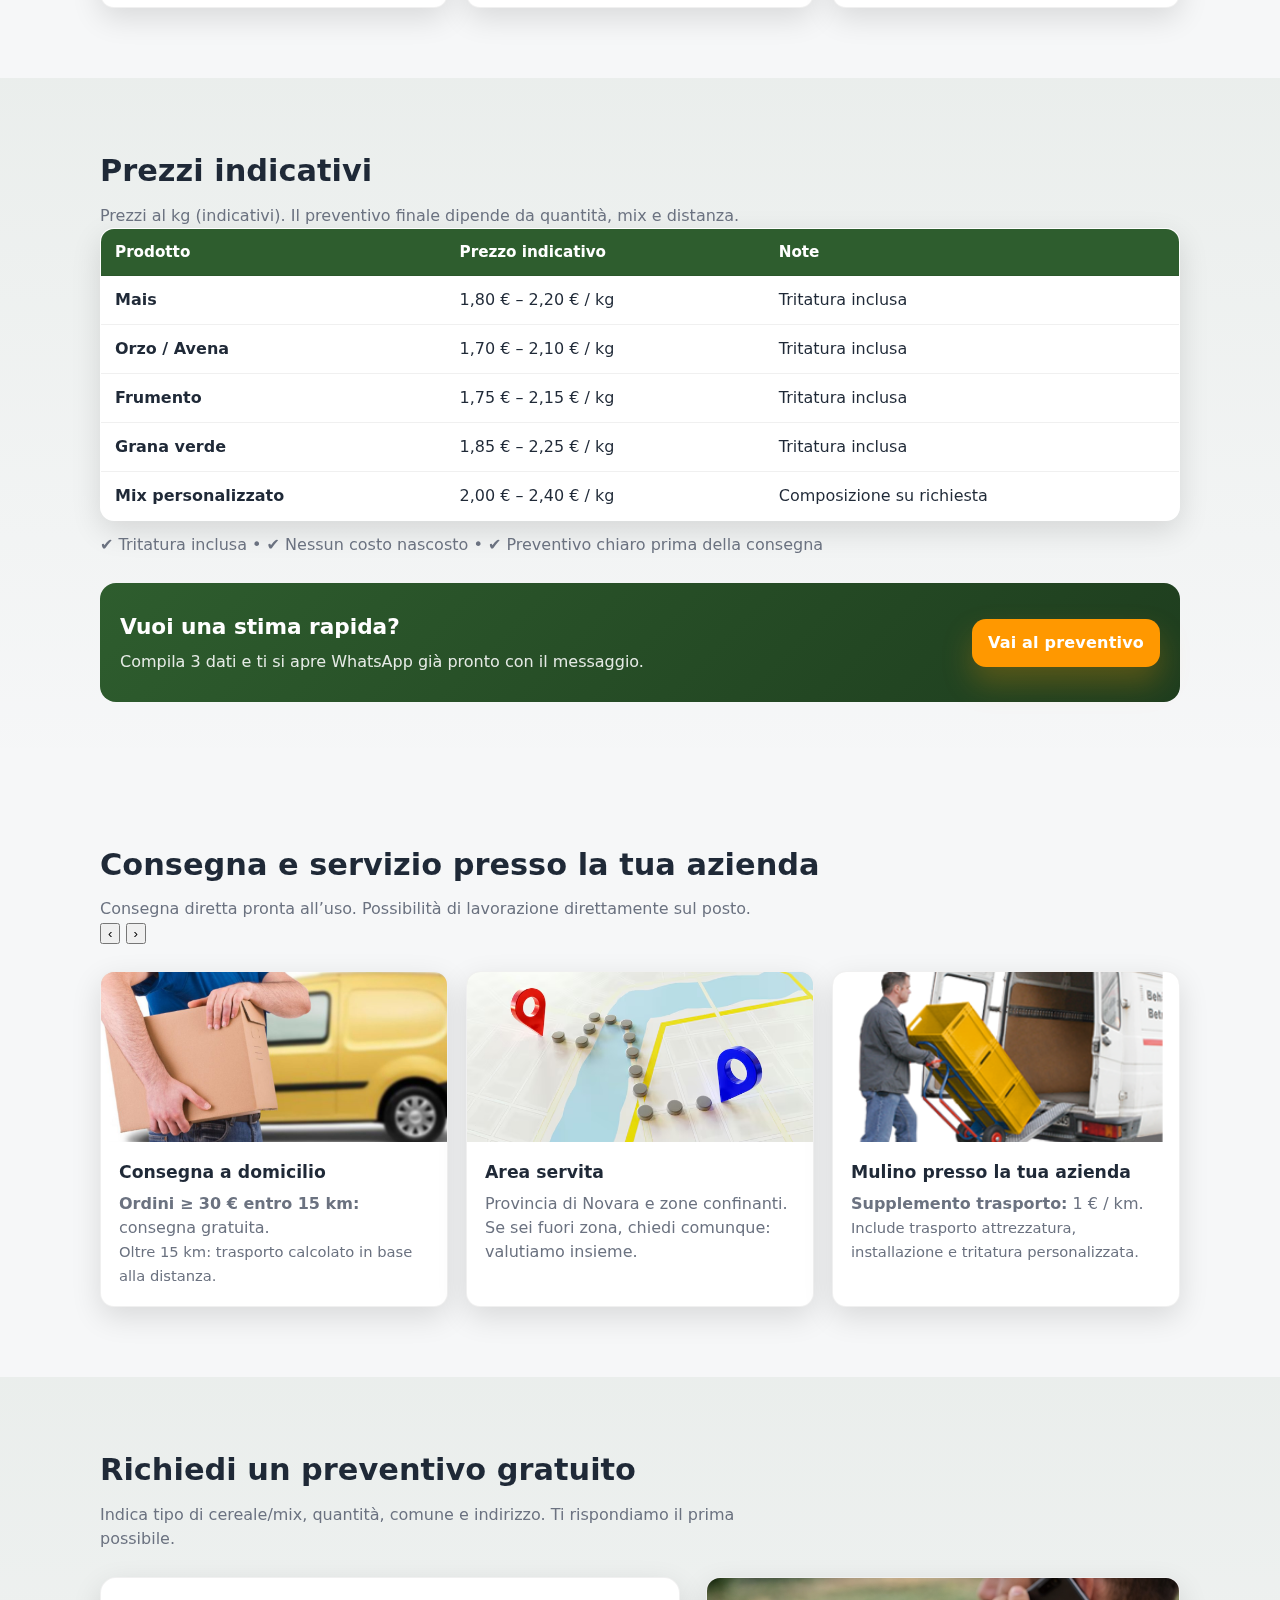
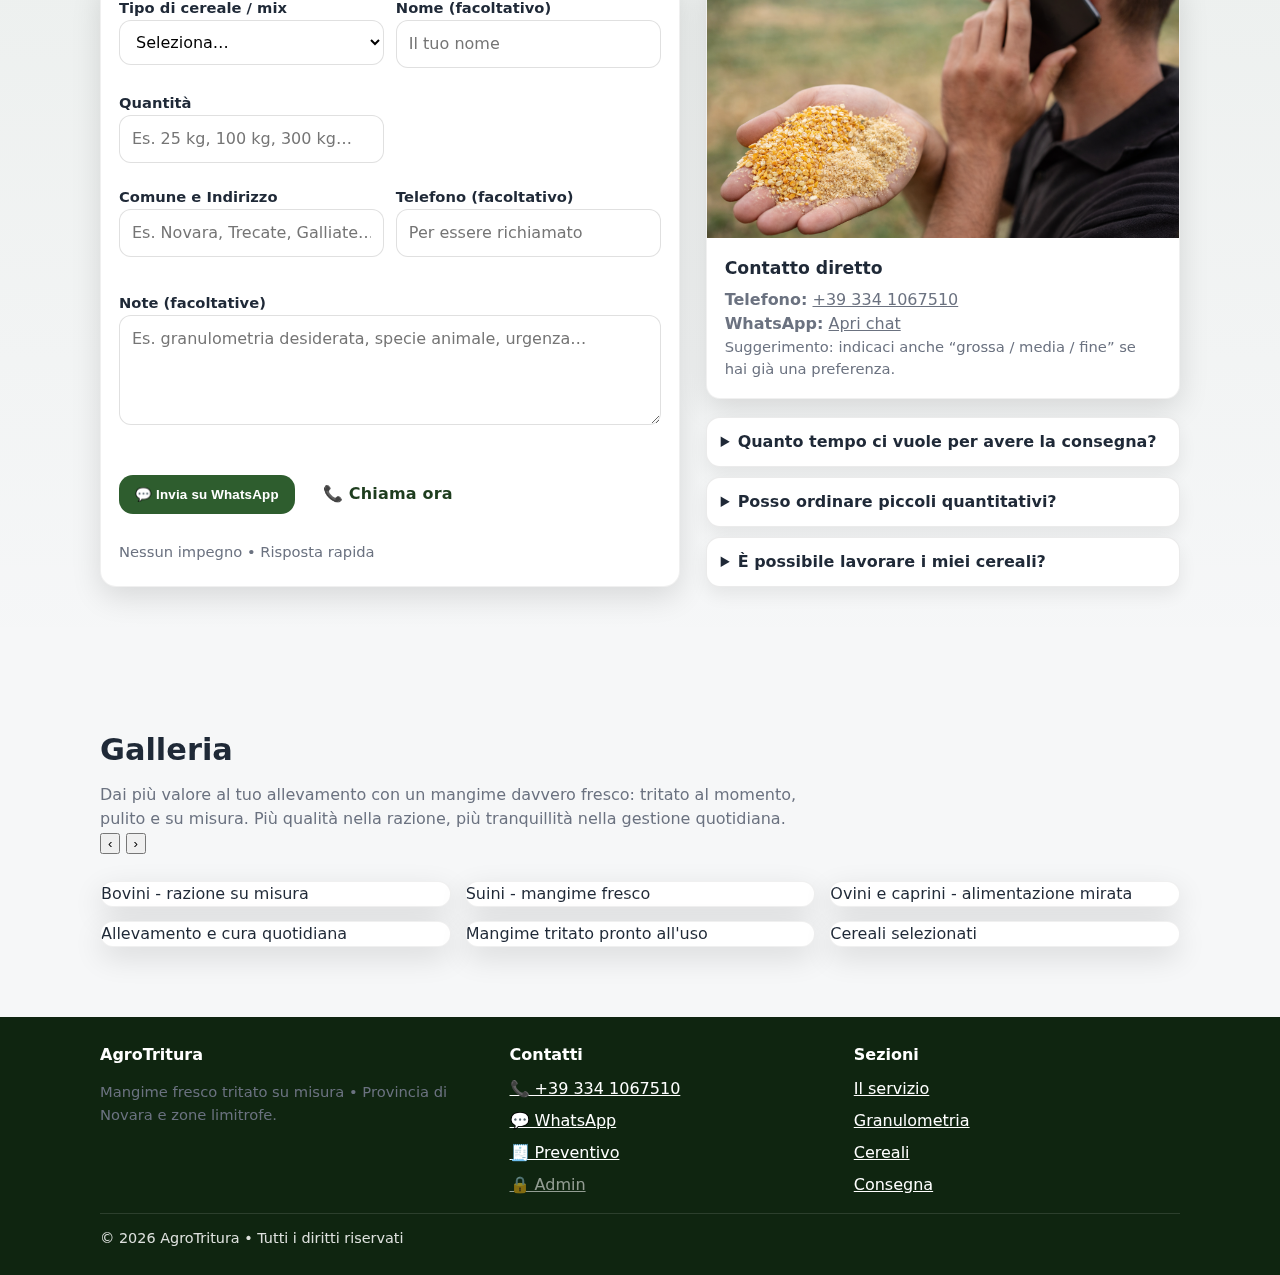
<file: index_fixed.html>
<!DOCTYPE html>
<html lang="it">
<head>
  <meta charset="UTF-8" />
  <meta name="viewport" content="width=device-width, initial-scale=1.0" />
  <title>AgroTritura | Mangime fresco tritato su misura</title>
  <meta name="description" content="Produzione e consegna di mangime fresco tritato su misura. Mulino professionale con granulometria personalizzabile. Provincia di Novara e zone limitrofe." />
  <meta name="theme-color" content="#2e5d2e" />
  <link rel="icon" href="favicon.jpg" />
  <link rel="stylesheet" href="css/style.css" />
</head>
<body>

  <div class="topbar">
    <div class="container">
      <div class="nav">
        <a class="brand" href="#top">
          <div class="brand-badge">AT</div>
          <div>
            <strong>AgroTritura</strong>
            <span>Mangime fresco tritato su misura</span>
          </div>
        </a>

        <nav class="menu" aria-label="Menu principale">
          <a href="#servizio">Servizio</a>
          <a href="#granulometria">Granulometria</a>
          <a href="#cereali">Cereali</a>
          <a href="#prezzi">Prezzi</a>
          <a href="#consegna">Consegna</a>
          <a href="ordine.html">Traccia ordine</a>
          <a href="#preventivo" class="cta">Preventivo</a>
        </nav>

        <button class="hamb" data-hamb aria-expanded="false" aria-label="Apri menu">
          <svg viewBox="0 0 24 24" fill="none" stroke="currentColor" stroke-width="2">
            <path stroke-linecap="round" d="M4 6h16M4 12h16M4 18h16"></path>
          </svg>
        </button>
      </div>

      <div class="mobilePanel" data-mobile-panel>
        <a href="#servizio">Servizio</a>
        <a href="#granulometria">Granulometria</a>
        <a href="#cereali">Cereali</a>
        <a href="#prezzi">Prezzi</a>
        <a href="#consegna">Consegna</a>
        <a href="ordine.html">Traccia ordine</a>
        <a href="#preventivo">Preventivo</a>
      </div>
    </div>
  </div>

  <header class="hero" id="top">
    <div class="container wrap">
      <div class="kicker">✅ Fresco su richiesta • 🚚 Consegna diretta • ⚙️ Granulometria a scelta</div>
      <h1>Mangime fresco tritato su misura, pronto per il tuo allevamento</h1>
      <p>
        Produzione artigianale con mulino elettrico professionale e consegna pronta all’uso.
        Operiamo in <strong>Provincia di Novara</strong> e zone limitrofe.
      </p>

      <div class="actions">
        <a class="btn primary" href="tel:+393341067510">📞 Chiama +39 334 1067510</a>
        <a class="btn ghost" href="https://wa.me/393341067510" target="_blank" rel="noopener">💬 Scrivi su WhatsApp</a>
        <a class="btn ghost" href="ordine.html">📦 Traccia ordine</a>
      </div>

      <div class="badges" aria-label="Punti di forza">
        <span>✔ Nessun prodotto da magazzino</span>
        <span>✔ Lavorazione precisa e pulita</span>
        <span>✔ Adatto: bovini • suini • pollame • ovini • caprini • equini </span>
      </div>
    </div>
  </header>

  <section class="section" id="servizio">
    <div class="container">
      <h2 class="h2">Il servizio, in breve</h2>
      <p class="lead">
        Prepariamo il mangime presso la nostra sede con attrezzatura professionale e lo consegniamo
        direttamente già pronto all’utilizzo.
      </p>

      <!-- SLIDER PRO -->
      <div class="sliderWrap" data-slider>
        <button class="sliderBtn prev" type="button" aria-label="Indietro" data-slider-prev>‹</button>
        <button class="sliderBtn next" type="button" aria-label="Avanti" data-slider-next>›</button>

        <div class="grid gridScroll" data-slider-track>
          <article class="card feature">
            <div class="img" style="background-image:url('img/mulino_in_azione.jpg')"></div>
            <div class="pad">
              <h3>Mulino professionale</h3>
              <p>Tritatura costante e regolabile, adatta al tipo di animale e alla razione.</p>
            </div>
          </article>

          <article class="card feature">
            <div class="img" style="background-image:url('img/animali.jpg')"></div>
            <div class="pad">
              <h3>Per diversi allevamenti</h3>
              <p>Bovini, suini, pollame, ovini, caprini e equini: scegliamo insieme la soluzione più adatta.</p>
            </div>
          </article>

          <article class="card feature">
            <div class="img" style="background-image:url('img/preventivo_foglio.jpg')"></div>
            <div class="pad">
              <h3>Preventivo chiaro</h3>
              <p>Prezzi trasparenti e conferma prima della consegna. Nessun costo nascosto.</p>
            </div>
          </article>
        </div>

        <div class="sliderDots" data-slider-dots></div>
      </div>

      <div class="split" style="margin-top:26px">
        <div class="card">
          <div class="pad">
            <h3>Cosa ottieni</h3>
            <ul class="list">
              <li><span class="tick">✓</span> <div><strong>Mangime fresco</strong><br><span class="small">Preparato su richiesta, non da magazzino.</span></div></li>
              <li><span class="tick">✓</span> <div><strong>Granulometria personalizzata</strong><br><span class="small">Grossa, media o fine in base alle esigenze.</span></div></li>
              <li><span class="tick">✓</span> <div><strong>Consegna pronta all’uso</strong><br><span class="small">Risparmi tempo: arriva già pronto per la somministrazione.</span></div></li>
              <li><span class="tick">✓</span> <div><strong>Quantità flessibili</strong><br><span class="small">Da piccoli ordini a forniture importanti.</span></div></li>
            </ul>
          </div>
        </div>

        <div class="card">
          <div class="img" style="height:100%; min-height:320px; background-image:url('img/cosa_ottieni.jpg')"></div>
        </div>
      </div>
    </div>
  </section>

  <section class="section alt" id="granulometria">
    <div class="container">
      <h2 class="h2">Granulometria personalizzabile</h2>
      <p class="lead">3 livelli di tritatura per migliorare digestione, assimilazione e gestione dell’alimentazione.</p>

      <!-- SLIDER PRO -->
      <div class="sliderWrap" data-slider>
        <button class="sliderBtn prev" type="button" aria-label="Indietro" data-slider-prev>‹</button>
        <button class="sliderBtn next" type="button" aria-label="Avanti" data-slider-next>›</button>

        <div class="grid gridScroll" data-slider-track>
          <article class="card feature">
            <div class="img" style="background-image:url('img/granulometria.jpg')"></div>
            <div class="pad">
              <h3>Tritatura grossa</h3>
              <p>Ideale per bovini adulti: favorisce la masticazione naturale.</p>
            </div>
          </article>

          <article class="card feature">
            <div class="img" style="background-image:url('img/bovini.jpg')"></div>
            <div class="pad">
              <h3>Tritatura media</h3>
              <p>Perfetta per suini e giovani capi: equilibrio tra consistenza e digeribilità.</p>
            </div>
          </article>

          <article class="card feature">
            <div class="img" style="background-image:url('img/maiale.jpg')"></div>
            <div class="pad">
              <h3>Tritatura fine</h3>
              <p>Ideale per pollame: maggiore assimilazione e uniformità della miscela.</p>
            </div>
          </article>
        </div>

        <div class="sliderDots" data-slider-dots></div>
      </div>

      <p class="note">La granulometria viene definita in base alle esigenze del tuo allevamento.</p>
    </div>
  </section>

  <section class="section" id="cereali">
    <div class="container">
      <h2 class="h2">Cereali disponibili</h2>
      <p class="lead">Mais, orzo, avena, grana verde, frumento e mix personalizzati su richiesta.</p>

      <!-- SLIDER PRO -->
      <div class="sliderWrap" data-slider>
        <button class="sliderBtn prev" type="button" aria-label="Indietro" data-slider-prev>‹</button>
        <button class="sliderBtn next" type="button" aria-label="Avanti" data-slider-next>›</button>

        <div class="grid gridScroll" data-slider-track>
          <article class="card feature">
            <div class="img" style="background-image:url('img/mais.jpg')"></div>
            <div class="pad"><h3>Mais</h3><p>Ottima base energetica per numerose razioni.</p></div>
          </article>
          <article class="card feature">
            <div class="img" style="background-image:url('img/orzo.jpg')"></div>
            <div class="pad"><h3>Orzo</h3><p>Equilibrato e versatile per diverse specie.</p></div>
          </article>
          <article class="card feature">
            <div class="img" style="background-image:url('img/avena.jpg')"></div>
            <div class="pad"><h3>Avena</h3><p>Ideale in miscele selezionate, anche per giovani capi.</p></div>
          </article>
          <article class="card feature">
            <div class="img" style="background-image:url('img/granaverde.jpg')"></div>
            <div class="pad"><h3>Grana verde</h3><p>Ideali per una tritatura di qualità e una somministrazione sana ed efficace.</p></div>
          </article>
          <article class="card feature">
            <div class="img" style="background-image:url('img/frumento.jpg')"></div>
            <div class="pad"><h3>Frumento</h3><p>Fonte energetica naturale che garantisce una tritatura uniforme e favorisce crescita, vitalità e benessere degli animali.</p></div>
          </article>
          <article class="card feature">
            <div class="img" style="background-image:url('img/mix.jpg')"></div>
            <div class="pad"><h3>Mix personalizzati</h3><p>Componiamo la miscela in base a obiettivo e animali.</p></div>
          </article>
        </div>

        <div class="sliderDots" data-slider-dots></div>
      </div>
    </div>
  </section>

  <section class="section alt" id="prezzi">
    <div class="container">
      <h2 class="h2">Prezzi indicativi</h2>
      <p class="lead">Prezzi al kg (indicativi). Il preventivo finale dipende da quantità, mix e distanza.</p>

      <table class="table" aria-label="Tabella prezzi">
        <thead>
          <tr><th>Prodotto</th><th>Prezzo indicativo</th><th>Note</th></tr>
        </thead>
        <tbody>
          <tr><td><strong>Mais</strong></td><td>1,80 € – 2,20 € / kg</td><td>Tritatura inclusa</td></tr>
          <tr><td><strong>Orzo / Avena</strong></td><td>1,70 € – 2,10 € / kg</td><td>Tritatura inclusa</td></tr>
          <tr><td><strong>Frumento</strong></td><td>1,75 € – 2,15 € / kg</td><td>Tritatura inclusa</td></tr>
          <tr><td><strong>Grana verde</strong></td><td>1,85 € – 2,25 € / kg</td><td>Tritatura inclusa</td></tr>
          <tr><td><strong>Mix personalizzato</strong></td><td>2,00 € – 2,40 € / kg</td><td>Composizione su richiesta</td></tr>
        </tbody>
      </table>

      <p class="note">✔ Tritatura inclusa • ✔ Nessun costo nascosto • ✔ Preventivo chiaro prima della consegna</p>

      <div class="ctaBand" style="margin-top:26px; border-radius:16px">
        <div class="container">
          <div class="row">
            <div>
              <h3>Vuoi una stima rapida?</h3>
              <p>Compila 3 dati e ti si apre WhatsApp già pronto con il messaggio.</p>
            </div>
            <a class="btn primary" href="#preventivo">Vai al preventivo</a>
          </div>
        </div>
      </div>
    </div>
  </section>

  <section class="section" id="consegna">
    <div class="container">
      <h2 class="h2">Consegna e servizio presso la tua azienda</h2>
      <p class="lead">Consegna diretta pronta all’uso. Possibilità di lavorazione direttamente sul posto.</p>

      <!-- SLIDER PRO -->
      <div class="sliderWrap" data-slider>
        <button class="sliderBtn prev" type="button" aria-label="Indietro" data-slider-prev>‹</button>
        <button class="sliderBtn next" type="button" aria-label="Avanti" data-slider-next>›</button>

        <div class="grid gridScroll" data-slider-track>
          <article class="card feature">
            <div class="img" style="background-image:url('img/consegna.jpg')"></div>
            <div class="pad">
              <h3>Consegna a domicilio</h3>
              <p><strong>Ordini ≥ 30 € entro 15 km:</strong> consegna gratuita.<br><span class="small">Oltre 15 km: trasporto calcolato in base alla distanza.</span></p>
            </div>
          </article>

          <article class="card feature">
            <div class="img" style="background-image:url('img/map.jpg')"></div>
            <div class="pad">
              <h3>Area servita</h3>
              <p>Provincia di Novara e zone confinanti. Se sei fuori zona, chiedi comunque: valutiamo insieme.</p>
            </div>
          </article>

          <article class="card feature">
            <div class="img" style="background-image:url('img/mulino.jpg')"></div>
            <div class="pad">
              <h3>Mulino presso la tua azienda</h3>
              <p><strong>Supplemento trasporto:</strong> 1 € / km.<br><span class="small">Include trasporto attrezzatura, installazione e tritatura personalizzata.</span></p>
            </div>
          </article>
        </div>

        <div class="sliderDots" data-slider-dots></div>
      </div>
    </div>
  </section>

  <section class="section alt" id="preventivo">
    <div class="container">
      <h2 class="h2">Richiedi un preventivo gratuito</h2>
      <p class="lead">Indica tipo di cereale/mix, quantità, comune e indirizzo. Ti rispondiamo il prima possibile.</p>

      <div class="split" style="margin-top:26px">
        <form class="form" id="preventivoForm">
          <div class="row">
            <div>
              <label for="cereale">Tipo di cereale / mix</label>
              <select id="cereale" name="cereale">
                <option value="">Seleziona…</option>
                <option>Mais</option>
                <option>Orzo</option>
                <option>Avena</option>
                <option>Frumento</option>
                <option>Grana verde</option>
                <option>Mix personalizzato</option>
                <option>Altro / da definire</option>
              </select>
              <div id="campoExtraDinamico"></div>
            </div>

            <div>
              <label for="nome">Nome (facoltativo)</label>
              <input id="nome" name="nome" placeholder="Il tuo nome" />
            </div>

            <div>
              <label for="quantita">Quantità</label>
              <input id="quantita" name="quantita" placeholder="Es. 25 kg, 100 kg, 300 kg…" />
            </div>
          </div>

          <div class="row">
            <div>
              <label for="comune">Comune e Indirizzo</label>
              <input id="comune" name="comune" placeholder="Es. Novara, Trecate, Galliate…" />
            </div>
            <div>
              <label for="telefono">Telefono (facoltativo)</label>
              <input id="telefono" name="telefono" placeholder="Per essere richiamato" />
            </div>
          </div>

          <div>
            <label for="note">Note (facoltative)</label>
            <textarea id="note" name="note" placeholder="Es. granulometria desiderata, specie animale, urgenza…"></textarea>
          </div>

          <div class="actions">
            <button class="btn dark" type="submit">💬 Invia su WhatsApp</button>
            <a class="btn outline" href="tel:+393341067510">📞 Chiama ora</a>
            <span class="small">Nessun impegno • Risposta rapida</span>
          </div>
        </form>

        <div>
          <div class="card">
            <div class="img" style="height:260px;background-image:url('img/contatto_diretto.jpg')"></div>
            <div class="pad">
              <h3>Contatto diretto</h3>
              <p>
                <strong>Telefono:</strong> <a href="tel:+393341067510">+39 334 1067510</a><br>
                <strong>WhatsApp:</strong> <a href="https://wa.me/393341067510" target="_blank" rel="noopener">Apri chat</a>
              </p>
              <p class="small">Suggerimento: indicaci anche “grossa / media / fine” se hai già una preferenza.</p>
            </div>
          </div>

          <div class="faq">
            <details>
              <summary>Quanto tempo ci vuole per avere la consegna?</summary>
              <p>I tempi dipendono dalla quantità richiesta e dalla distanza dall’azienda.
                In genere organizziamo la preparazione e la consegna in tempi rapidi subito dopo la conferma del preventivo, così da garantirti mangime fresco pronto all’uso senza attese inutili.</p>
            </details>
            <details>
              <summary>Posso ordinare piccoli quantitativi?</summary>
              <p>Sì, lavoriamo con quantità flessibili, adatte sia a piccoli allevamenti sia a forniture più importanti.
                La consegna gratuita è prevista per ordini superiori a 30 € entro 15 km; oltre questa distanza il costo di trasporto viene calcolato in modo chiaro in base ai chilometri.</p>
            </details>
            <details>
              <summary>È possibile lavorare i miei cereali?</summary>
              <p>Sì, offriamo anche il servizio di lavorazione direttamente presso la tua azienda agricola.
                Valutiamo insieme l’intervento e applichiamo un supplemento di trasporto di 1 € / km, comprensivo di spostamento attrezzatura, installazione e tritatura personalizzata.</p>
            </details>
          </div>
        </div>
      </div>

    </div>
  </section>

  <section class="section" id="galleria">
    <div class="container">
      <h2 class="h2">Galleria</h2>
      <p class="lead">Dai più valore al tuo allevamento con un mangime davvero fresco: tritato al momento, pulito e su misura. Più qualità nella razione, più tranquillità nella gestione quotidiana.</p>

      <!-- SLIDER PRO -->
      <div class="sliderWrap" data-slider>
        <button class="sliderBtn prev" type="button" aria-label="Indietro" data-slider-prev>‹</button>
        <button class="sliderBtn next" type="button" aria-label="Avanti" data-slider-next>›</button>

        <div class="gallery galleryScroll" data-slider-track>
          <div class="g-item">
            <img loading="lazy" src="img/galleria_bovino.jpg" alt="Bovini - razione su misura" />
            <div class="g-cap">Bovini - razione su misura</div>
          </div>
          <div class="g-item">
            <img loading="lazy" src="img/galleria_maialino.jpg" alt="Suini - mangime fresco" />
            <div class="g-cap">Suini - mangime fresco</div>
          </div>
          <div class="g-item">
            <img loading="lazy" src="img/galleria_capra.jpg" alt="Ovini e caprini - alimentazione mirata" />
            <div class="g-cap">Ovini e caprini - alimentazione mirata</div>
          </div>
          <div class="g-item">
            <img loading="lazy" src="img/galleria_allevamento.jpg" alt="Allevamento e cura quotidiana" />
            <div class="g-cap">Allevamento e cura quotidiana</div>
          </div>
          <div class="g-item">
            <img loading="lazy" src="img/galleria_sbriciolato.jpg" alt="Mangime tritato pronto all'uso" />
            <div class="g-cap">Mangime tritato pronto all'uso</div>
          </div>
          <div class="g-item">
            <img loading="lazy" src="img/galleria_riso.jpg" alt="Cereali selezionati" />
            <div class="g-cap">Cereali selezionati</div>
          </div>
        </div>

        <div class="sliderDots" data-slider-dots></div>
      </div>
    </div>
  </section>

  <footer class="footer">
    <div class="container">
      <div class="cols">
        <div>
          <h4>AgroTritura</h4>
          <p class="small">Mangime fresco tritato su misura • Provincia di Novara e zone limitrofe.</p>
        </div>
        <div>
          <h4>Contatti</h4>
          <ul>
            <li><a href="tel:+393341067510">📞 +39 334 1067510</a></li>
            <li><a href="https://wa.me/393341067510" target="_blank" rel="noopener">💬 WhatsApp</a></li>
            <li><a href="#preventivo">🧾 Preventivo</a></li>
            <li><a href="admin-ordini.html" style="opacity:.55">🔒 Admin</a></li>
          </ul>
        </div>
        <div>
          <h4>Sezioni</h4>
          <ul>
            <li><a href="#servizio">Il servizio</a></li>
            <li><a href="#granulometria">Granulometria</a></li>
            <li><a href="#cereali">Cereali</a></li>
            <li><a href="#consegna">Consegna</a></li>
          </ul>
        </div>
      </div>

      <div class="bottom">
        © 2026 AgroTritura • Tutti i diritti riservati
      </div>
    </div>
  </footer>

  <a class="whatsappFloat" href="https://wa.me/393341067510" target="_blank" rel="noopener">WhatsApp</a>

  <script src="js/main.js"></script>
</body>
</html>
</file>
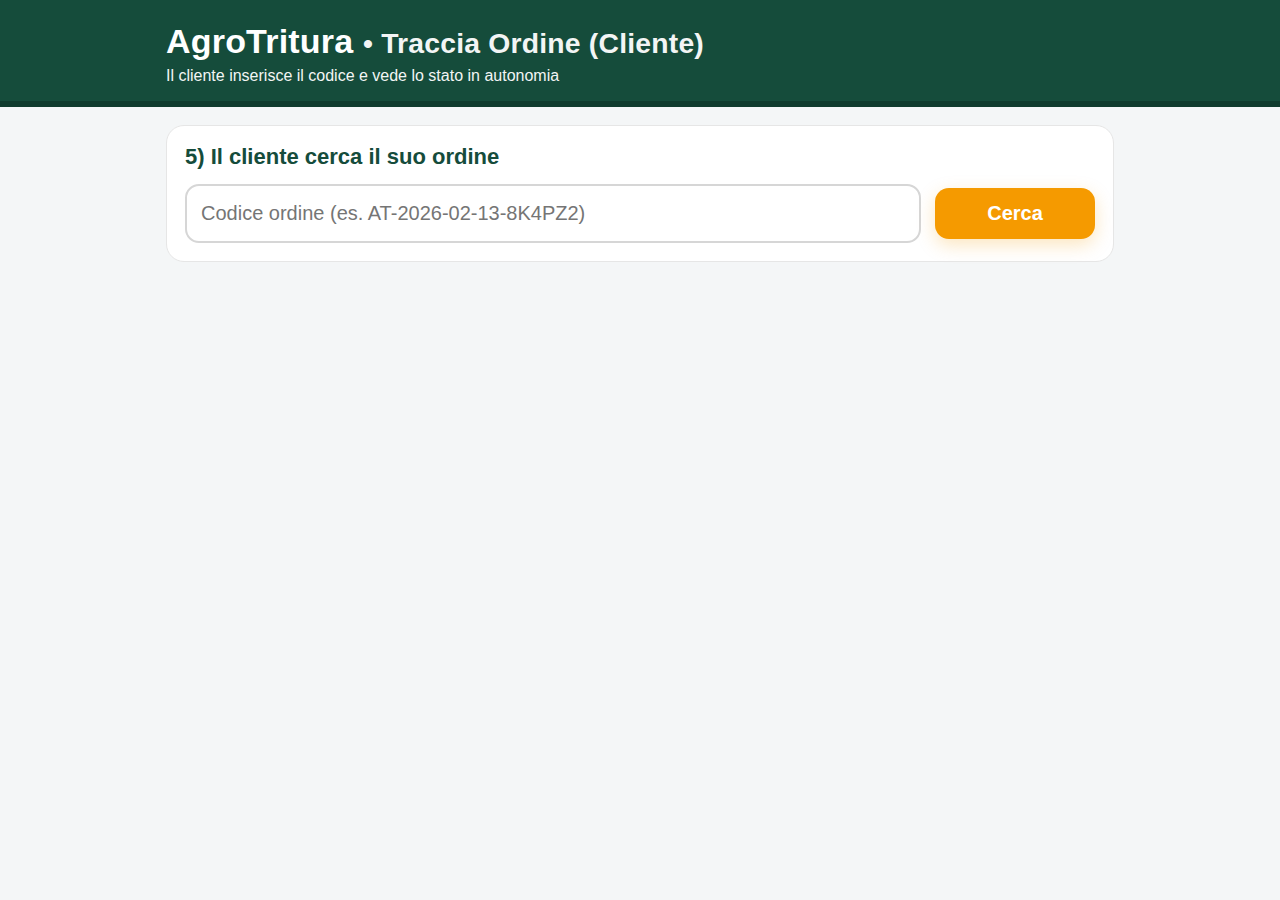
<file: ordine.html>
<!doctype html>
<html lang="it">
<head>
  <meta charset="utf-8" />
  <meta name="viewport" content="width=device-width,initial-scale=1" />
  <title>AgroTritura • Traccia Ordine (Cliente)</title>
  <style>
    :root{
      --green:#154c3b;--green2:#0f3b2e;--orange:#f59a00;--bg:#f4f6f7;--card:#fff;--border:#e6e6e6;
      --text:#1d1d1f;--muted:#6b7280;--radius:18px;
    }
    *{box-sizing:border-box}
    body{margin:0;font-family:Arial,sans-serif;background:var(--bg);color:var(--text)}
    .topbar{background:var(--green);color:#fff;padding:22px 16px 16px;border-bottom:6px solid var(--green2);}
    .wrap{max-width:980px;margin:0 auto;padding:0 16px}
    .brand{font-size:34px;font-weight:900;letter-spacing:.2px}
    .brand small{font-weight:700;opacity:.95}
    .subtitle{margin-top:6px;opacity:.95}
    .panel{margin:18px auto 30px;background:var(--card);border:1px solid var(--border);border-radius:var(--radius);padding:18px;}
    .sectionTitle{font-size:22px;font-weight:800;color:var(--green);margin:0 0 14px 0;}
    .row{display:flex;gap:14px;align-items:center;flex-wrap:wrap}
    input{flex:1;min-width:260px;padding:16px 14px;border:2px solid #d6d6d6;border-radius:14px;font-size:20px;outline:none;}
    input:focus{border-color:#b9c6bf;box-shadow:0 0 0 4px rgba(21,76,59,.08)}
    button{border:none;cursor:pointer;padding:14px 22px;border-radius:14px;font-size:20px;font-weight:900;background:var(--orange);color:#fff;min-width:160px;box-shadow:0 6px 18px rgba(245,154,0,.25);}
    button:hover{filter:brightness(.97)}
    .btnSecondary{background:#e8e8e8!important;color:#222!important;border:2px solid #d4d4d4!important;box-shadow:none!important;}
    .cardInner{margin-top:16px;border:1px solid var(--border);border-radius:16px;padding:16px;background:#fff;}
    .badge{display:inline-block;padding:6px 10px;border-radius:999px;background:#eef;font-weight:900}
    .muted{color:var(--muted)}
    .err{color:#b00020;font-weight:900}
    .track{margin-top:18px;padding:16px;border-radius:16px;border:1px solid var(--border);background:#fff;}
    .bar{position:relative;height:6px;background:#d1d5db;border-radius:99px;margin:18px 10px 10px;}
    .barFill{position:absolute;left:0;top:0;bottom:0;background:var(--green);border-radius:99px;width:0%;}
    .steps{display:flex;justify-content:space-between;gap:6px;margin:0 2px;}
    .step{text-align:center;width:20%;font-size:14px;color:#111;}
    .dot{width:18px;height:18px;border-radius:50%;margin:0 auto 6px;background:#d1d5db;border:3px solid #d1d5db;}
    .done .dot{background:var(--green);border-color:var(--green)}
    .current .dot{background:#fff;border-color:var(--green)}
    .actions{display:flex;gap:12px;flex-wrap:wrap;margin-top:14px}
    a{color:inherit;text-decoration:none}
    .finalNote{margin-top:14px;padding:14px;border-radius:14px;background:#fff7df;border:1px solid #f1d28a;font-weight:900;color:#5a460e;}
  </style>
</head>

<body>
  <div class="topbar">
    <div class="wrap">
      <div class="brand">AgroTritura <small>• Traccia Ordine (Cliente)</small></div>
      <div class="subtitle">Il cliente inserisce il codice e vede lo stato in autonomia</div>
    </div>
  </div>

  <div class="wrap">
    <div class="panel">
      <h2 class="sectionTitle">5) Il cliente cerca il suo ordine</h2>

      <div class="row">
        <input id="orderId" placeholder="Codice ordine (es. AT-2026-02-13-8K4PZ2)">
        <button id="btn" type="button">Cerca</button>
      </div>

      <div id="out" class="cardInner" style="display:none"></div>
    </div>

    <div class="panel" id="step6" style="display:none">
      <h2 class="sectionTitle">6) Stato finale + assistenza</h2>
      <div id="out6" class="cardInner"></div>
    </div>
  </div>

  <script>
    const API_BASE = "https://script.google.com/macros/s/AKfycbzfiMjlEFVkRymIEpripRLkAYF6U0iPzEb0w0fO0cZDhRsu9_k6NZlO3sgamy8k9juM/exec";
    const statusSteps = ["Ricevuto","In lavorazione","Pronto","Spedito","Consegnato"];

    function esc(s){
      return String(s||"").replace(/[&<>\"']/g, m => ({
        "&":"&amp;","<":"&lt;",">":"&gt;","\"":"&quot;","'":"&#039;"
      }[m]));
    }

    function normalizeStatus(raw){
      const s = String(raw || "").trim().toLowerCase();
      if (!s) return "Ricevuto";
      if (s.includes("ricev")) return "Ricevuto";
      if (s.includes("lavor")) return "In lavorazione";
      if (s.includes("prep") || s.includes("pront") || s.includes("ritir") || s.includes("imball")) return "Pronto";
      if (s.includes("sped") || s.includes("corrier") || s.includes("in trans") || s.includes("partit")) return "Spedito";
      if (s.includes("consegn") || s.includes("arrivat") || s.includes("complet")) return "Consegnato";
      const cap = s.charAt(0).toUpperCase() + s.slice(1);
      if (statusSteps.includes(cap)) return cap;
      return "Ricevuto";
    }

    function progressIndex(st){
      const idx = statusSteps.indexOf(st);
      return idx === -1 ? 0 : idx;
    }

    function renderProgress(st){
      const idx = progressIndex(st);
      const pct = (idx/(statusSteps.length-1))*100;

      const dots = statusSteps.map((label,i)=>{
        const cls = i < idx ? "done" : (i === idx ? "current" : "");
        return `<div class="step ${cls}">
                  <div class="dot"></div>
                  <div>${esc(label)}</div>
                </div>`;
      }).join("");

      return `
        <div class="track">
          <div class="bar"><div class="barFill" style="width:${pct}%"></div></div>
          <div class="steps">${dots}</div>
        </div>
      `;
    }

    function renderStep5(order){
      const st = normalizeStatus(order.status);
      const updated = order.updated_at || "";

      const trackingBtn = order.tracking_url
        ? `<div class="actions">
             <a href="${esc(order.tracking_url)}" target="_blank" rel="noopener">
               <button type="button">Traccia spedizione</button>
             </a>
           </div>`
        : "";

      // ✅ NEW: mostra la nota anche durante lavorazione/spedizione ecc.
      const noteBox = (order.note && String(order.note).trim())
        ? `<div class="finalNote">Nota: ${esc(String(order.note).trim())}</div>`
        : "";

      return `
        <h2>Ordine: <span class="badge">${esc(order.order_id)}</span></h2>
        <p>Stato: <strong>${esc(st)}</strong> <span class="muted">• Aggiornato: ${esc(updated)}</span></p>
        ${renderProgress(st)}
        ${trackingBtn}
        ${noteBox}
      `;
    }

    function renderStep6(order){
      const updated = order.updated_at || "";
	  const noteText = (order.note !== undefined && order.note !== null && String(order.note).trim() !== "")
      ? String(order.note).trim()
      : "Grazie! Se hai bisogno di un nuovo ordine, scrivici su WhatsApp.";

      return `
        <h2>Ordine: <span class="badge">${esc(order.order_id)}</span></h2>
        <p>Stato: <strong>Consegnato</strong> <span class="muted">• Aggiornato: ${esc(updated)}</span></p>
        ${renderProgress("Consegnato")}
        <div class="finalNote">Nota: ${esc(noteText)}</div>
        <div class="actions" style="margin-top:16px">
          <a href="https://wa.me/393341067510" target="_blank" rel="noopener">
            <button type="button">Apri WhatsApp</button>
          </a>
          <a href="index.html#preventivo">
            <button type="button" class="btnSecondary">Nuovo preventivo</button>
          </a>
        </div>
      `;
    }

    // --- JSONP ---
    let _jsonpScript = null;
    let _jsonpTimer = null;

    function jsonpRequest(url, callbackName, timeoutMs=8000){
      return new Promise((resolve, reject) => {
        if (_jsonpScript) { _jsonpScript.remove(); _jsonpScript = null; }
        if (_jsonpTimer) { clearTimeout(_jsonpTimer); _jsonpTimer = null; }

        window[callbackName] = (data) => {
          cleanup();
          resolve(data);
        };

        function cleanup(){
          try { delete window[callbackName]; } catch(e){ window[callbackName] = undefined; }
          if (_jsonpScript) { _jsonpScript.remove(); _jsonpScript = null; }
          if (_jsonpTimer) { clearTimeout(_jsonpTimer); _jsonpTimer = null; }
        }

        _jsonpTimer = setTimeout(() => {
          cleanup();
          reject(new Error("Timeout richiesta"));
        }, timeoutMs);

        _jsonpScript = document.createElement("script");
        _jsonpScript.src = url;
        _jsonpScript.onerror = () => {
          cleanup();
          reject(new Error("Errore caricamento JSONP"));
        };
        document.body.appendChild(_jsonpScript);
      });
    }

    async function fetchOrder(){
      const id = document.getElementById("orderId").value.trim();
      const out = document.getElementById("out");
      const step6 = document.getElementById("step6");
      const out6 = document.getElementById("out6");

      out.style.display = "block";
      out.innerHTML = "Caricamento…";
      step6.style.display = "none";
      out6.innerHTML = "";

      if(!id){
        out.innerHTML = `<p class="err">Inserisci un codice ordine.</p>`;
        return;
      }

      const cb = "__jsonp_cb_" + Math.random().toString(36).slice(2);
      const url = `${API_BASE}?order_id=${encodeURIComponent(id)}&callback=${encodeURIComponent(cb)}&t=${Date.now()}`;

      try{
        const json = await jsonpRequest(url, cb);
        if(!json || !json.ok) throw new Error((json && json.error) ? json.error : "Ordine non trovato");

        const order = json.order || {};
        const st = normalizeStatus(order.status);

        if(st === "Consegnato"){
  // mostra SOLO step 6
  out.style.display = "none";
  out.innerHTML = "";

  step6.style.display = "block";
  out6.innerHTML = renderStep6(order);
} else {
  // mostra step 5 normale
  out.style.display = "block";
  out.innerHTML = renderStep5(order);

  step6.style.display = "none";
  out6.innerHTML = "";
}

    // ✅ Step 6 anche se lo stato arriva "consegnato/CONSEGNATO/Consegnata..."
    const isDelivered = normalizeStatus(order.status) === "Consegnato" ||
    String(order.status || "").toLowerCase().includes("consegn");

    if(isDelivered){
    step6.style.display = "block";
    out6.innerHTML = renderStep6(order);
    }
      }catch(e){
        out.innerHTML = `<p class="err">❌ ${esc(e.message)}</p>`;
      }
    }

    document.getElementById("btn").addEventListener("click", fetchOrder);
    document.getElementById("orderId").addEventListener("keydown",(e)=>{ if(e.key==="Enter") fetchOrder(); });
  </script>
</body>
</html>
</file>
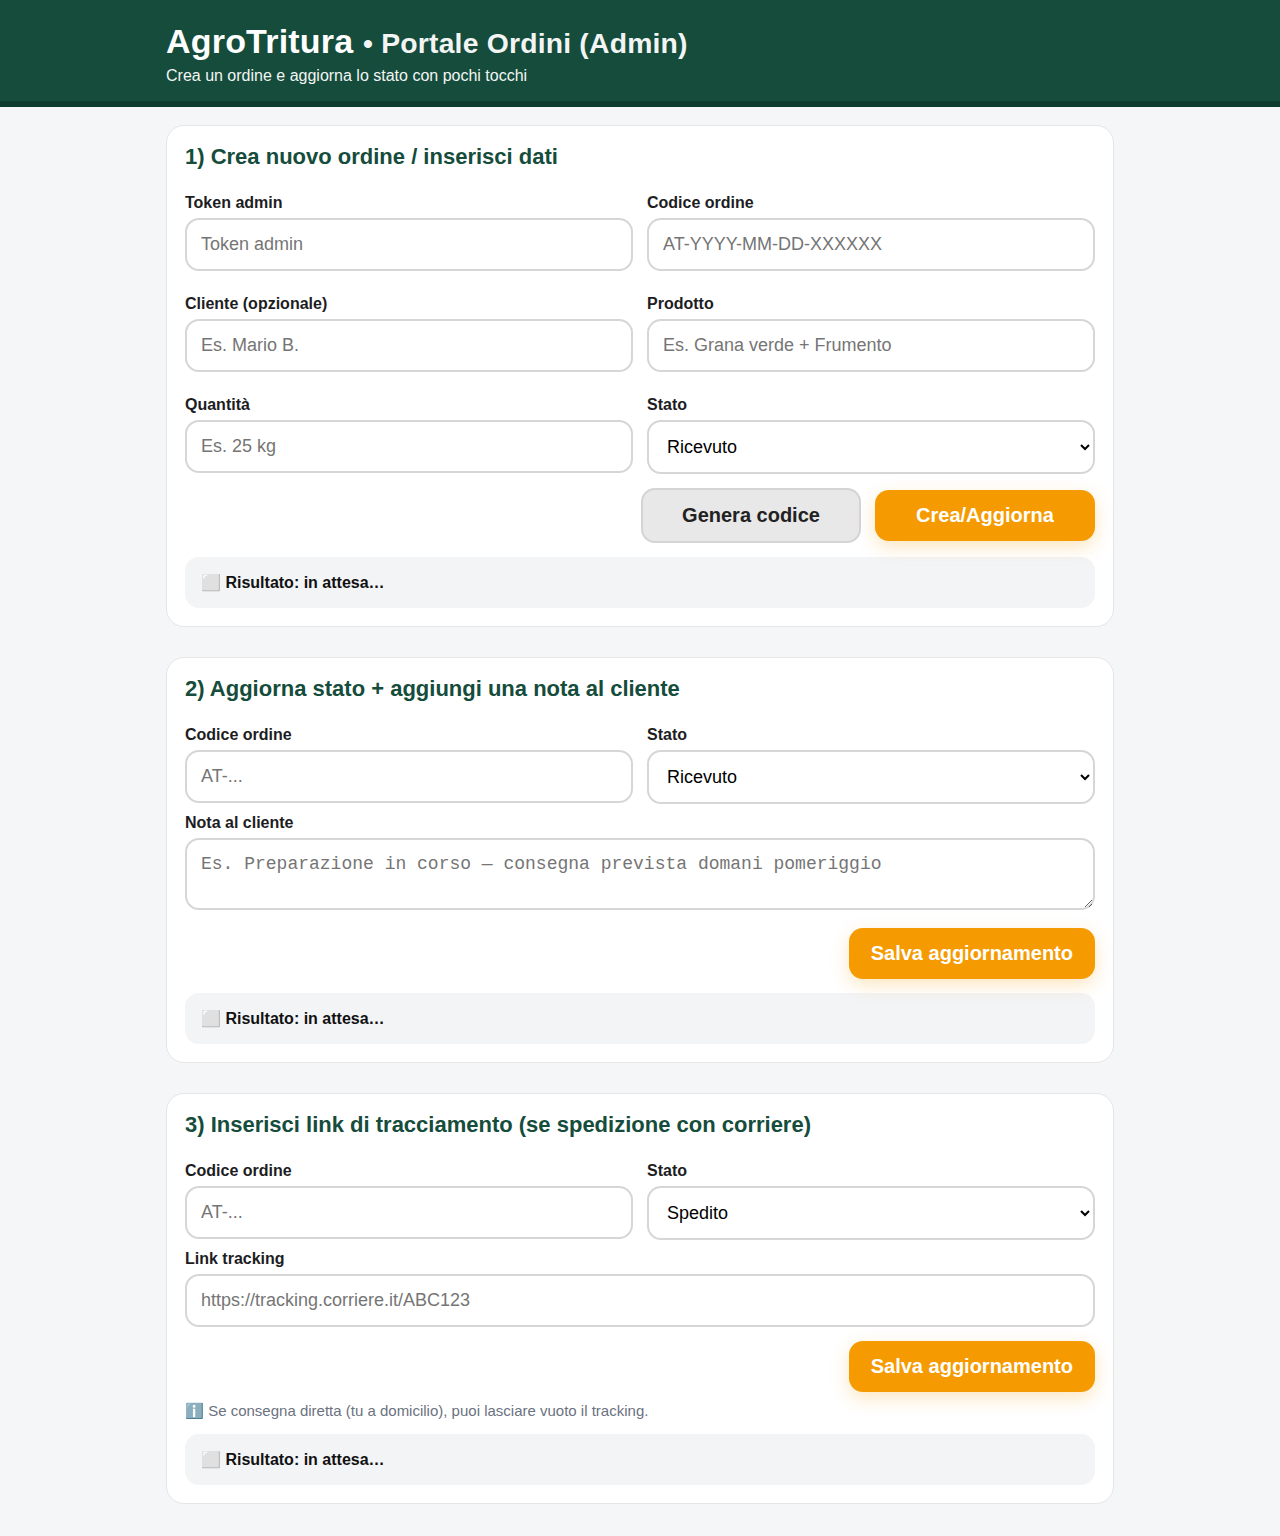
<file: logistica/admin-ordini.html>
<!doctype html>
<html lang="it">
<head>
  <meta charset="utf-8" />
  <meta name="viewport" content="width=device-width,initial-scale=1" />
  <title>AgroTritura • Portale Ordini (Admin)</title>
  <style>
    :root{
      --green:#154c3b;--green2:#0f3b2e;--orange:#f59a00;--bg:#f4f6f7;--card:#ffffff;--border:#e6e6e6;
      --text:#1d1d1f;--muted:#6b7280;--successBg:#e9f8e7;--successBd:#bde5b8;--radius:18px;
    }
    *{box-sizing:border-box}
    body{margin:0;font-family:Arial,sans-serif;background:var(--bg);color:var(--text)}
    .topbar{background:var(--green);color:#fff;padding:22px 16px 16px;border-bottom:6px solid var(--green2);}
    .wrap{max-width:980px;margin:0 auto;padding:0 16px}
    .brand{font-size:34px;font-weight:900;letter-spacing:.2px}
    .brand small{font-weight:700;opacity:.95}
    .subtitle{margin-top:6px;opacity:.95}
    .panel{margin:18px auto 30px;background:var(--card);border:1px solid var(--border);border-radius:var(--radius);padding:18px;}
    .sectionTitle{font-size:22px;font-weight:800;color:var(--green);margin:0 0 14px 0;}
    label{display:block;font-weight:700;margin:10px 0 6px}
    input,select,textarea{width:100%;padding:14px 14px;border:2px solid #d6d6d6;border-radius:14px;font-size:18px;outline:none;background:#fff;}
    textarea{resize:vertical;min-height:70px}
    input:focus,select:focus,textarea:focus{border-color:#b7c7c2}
    .grid2{display:grid;grid-template-columns:1fr 1fr;gap:14px}
    .grid1{display:grid;grid-template-columns:1fr;gap:14px}
    .actions{display:flex;gap:14px;justify-content:flex-end;align-items:center;margin-top:14px;flex-wrap:wrap}
    .btn{border:none;cursor:pointer;padding:14px 22px;border-radius:14px;font-size:20px;font-weight:900;transition:.15s ease;display:inline-flex;align-items:center;justify-content:center;min-width:220px;}
    .btn.gray{background:#e8e8e8;color:#222;border:2px solid #d4d4d4}
    .btn.gray:hover{filter:brightness(.98)}
    .btn.orange{background:var(--orange);color:#fff;box-shadow:0 6px 18px rgba(245,154,0,.25)}
    .btn.orange:hover{filter:brightness(.97)}
    .statusBox{margin-top:14px;padding:14px 14px;border-radius:14px;border:2px solid transparent;background:#f3f4f6;color:#111;font-weight:700;}
    .ok{background:var(--successBg);border-color:var(--successBd);color:#135d13}
    .err{background:#fde8e8;border-color:#f5b5b5;color:#8a1313}
    .hint{margin-top:10px;color:var(--muted);font-size:15px}
    @media (max-width:820px){.grid2{grid-template-columns:1fr}}
  </style>
</head>

<body>
  <div class="topbar">
    <div class="wrap">
      <div class="brand">AgroTritura <small>• Portale Ordini (Admin)</small></div>
      <div class="subtitle">Crea un ordine e aggiorna lo stato con pochi tocchi</div>
    </div>
  </div>

  <div class="wrap">

    <div class="panel">
      <h2 class="sectionTitle">1) Crea nuovo ordine / inserisci dati</h2>

      <div class="grid2">
        <div>
          <label for="token">Token admin</label>
          <input id="token" type="password" placeholder="Token admin">
        </div>
        <div>
          <label for="order_id">Codice ordine</label>
          <input id="order_id" placeholder="AT-YYYY-MM-DD-XXXXXX">
        </div>

        <div>
          <label for="customer">Cliente (opzionale)</label>
          <input id="customer" placeholder="Es. Mario B.">
        </div>
        <div>
          <label for="product">Prodotto</label>
          <input id="product" placeholder="Es. Grana verde + Frumento">
        </div>

        <div>
          <label for="quantity">Quantità</label>
          <input id="quantity" placeholder="Es. 25 kg">
        </div>
        <div>
          <label for="status">Stato</label>
          <select id="status">
            <option>Ricevuto</option>
            <option>In lavorazione</option>
            <option>Pronto</option>
            <option>Spedito</option>
            <option>Consegnato</option>
          </select>
        </div>
      </div>

      <div class="actions">
        <button class="btn gray" id="gen" type="button">Genera codice</button>
        <button class="btn orange" id="saveMain" type="button">Crea/Aggiorna</button>
      </div>

      <div id="msgMain" class="statusBox">⬜ Risultato: in attesa…</div>
    </div>

    <div class="panel">
      <h2 class="sectionTitle">2) Aggiorna stato + aggiungi una nota al cliente</h2>

      <div class="grid2">
        <div>
          <label for="order_id_2">Codice ordine</label>
          <input id="order_id_2" placeholder="AT-...">
        </div>
        <div>
          <label for="status_2">Stato</label>
          <select id="status_2">
            <option>Ricevuto</option>
            <option>In lavorazione</option>
            <option>Pronto</option>
            <option>Spedito</option>
            <option>Consegnato</option>
          </select>
        </div>
      </div>

      <div class="grid1">
        <div>
          <label for="note">Nota al cliente</label>
          <textarea id="note" placeholder="Es. Preparazione in corso — consegna prevista domani pomeriggio"></textarea>
        </div>
      </div>

      <div class="actions">
        <button class="btn orange" id="saveNote" type="button">Salva aggiornamento</button>
      </div>

      <div id="msgNote" class="statusBox">⬜ Risultato: in attesa…</div>
    </div>

    <div class="panel">
      <h2 class="sectionTitle">3) Inserisci link di tracciamento (se spedizione con corriere)</h2>

      <div class="grid2">
        <div>
          <label for="order_id_3">Codice ordine</label>
          <input id="order_id_3" placeholder="AT-...">
        </div>
        <div>
          <label for="status_3">Stato</label>
          <select id="status_3">
            <option>Spedito</option>
            <option>Consegnato</option>
            <option>Pronto</option>
            <option>In lavorazione</option>
            <option>Ricevuto</option>
          </select>
        </div>
      </div>

      <div class="grid1">
        <div>
          <label for="tracking_url">Link tracking</label>
          <input id="tracking_url" placeholder="https://tracking.corriere.it/ABC123">
        </div>
      </div>

      <div class="actions">
        <button class="btn orange" id="saveTracking" type="button">Salva aggiornamento</button>
      </div>

      <div class="hint">ℹ️ Se consegna diretta (tu a domicilio), puoi lasciare vuoto il tracking.</div>
      <div id="msgTrack" class="statusBox">⬜ Risultato: in attesa…</div>
    </div>

  </div>

  <script>
    const API_BASE = "https://script.google.com/macros/s/AKfycbwXbg8A8KU7722ixiVAnhHUJ1Ka9NCvSvdxFDhMRtfepvBF1yuMbMPHjtrZwe6rkvLM/exec";

    function genId(){
      const rand = Math.random().toString(36).slice(2,8).toUpperCase();
      const d = new Date();
      const y = d.getFullYear();
      const m = String(d.getMonth()+1).padStart(2,"0");
      const day = String(d.getDate()).padStart(2,"0");
      return `AT-${y}-${m}-${day}-${rand}`;
    }

    // ✅ FIX: sempre res.text() + JSON.parse protetto (niente più "Unexpected token...")
async function post(payload, msgEl){
  msgEl.className = "statusBox";
  msgEl.textContent = "⏳ Salvataggio…";

  // 1) invia POST (anche se la risposta è bloccata, l’ordine viene salvato)
  try{
    await fetch(API_BASE, {
      method:"POST",
      mode:"no-cors",              // ✅ evita errore “Failed to fetch” quando Google blocca la risposta
      body: new URLSearchParams(payload)
    });
  }catch(e){
    // se anche qui fallisce, allora non arriva proprio al server (ma nel tuo caso salva, quindi raro)
    msgEl.className = "statusBox err";
    msgEl.textContent = "❌ Errore invio: " + e.message;
    return false;
  }

  // 2) conferma leggendo l’ordine via GET (se GET è ok, hai conferma a schermo)
  try{
    const orderId = payload.order_id;
    const res2 = await fetch(`${API_BASE}?order_id=${encodeURIComponent(orderId)}`, { cache:"no-store" });
    const text2 = await res2.text();
    const json2 = JSON.parse(text2);

    if(!json2.ok) throw new Error(json2.error || "Salvato ma non verificabile");
    msgEl.className = "statusBox ok";
    msgEl.textContent = `✅ Salvato! (confermato) • Aggiornato: ${json2.order.updated_at || ""}`;
    return true;
  }catch(e){
    // Se GET è bloccato da CORS, almeno non rompi tutto: hai già salvato.
    msgEl.className = "statusBox ok";
    msgEl.textContent = "✅ Salvato! (ma conferma non disponibile dal browser)";
    return true;
  }
}

    document.getElementById("gen").addEventListener("click", ()=>{
      const id = genId();
      document.getElementById("order_id").value = id;
      document.getElementById("order_id_2").value = id;
      document.getElementById("order_id_3").value = id;
    });

    document.getElementById("saveMain").addEventListener("click", ()=>{
      const payload = {
        token: document.getElementById("token").value.trim(),
        order_id: document.getElementById("order_id").value.trim(),
        customer: document.getElementById("customer").value.trim(),
        product: document.getElementById("product").value.trim(),
        quantity: document.getElementById("quantity").value.trim(),
        status: document.getElementById("status").value,
        tracking_url: "",
        note: ""
      };

      document.getElementById("order_id_2").value = payload.order_id;
      document.getElementById("order_id_3").value = payload.order_id;
      document.getElementById("status_2").value = payload.status;
      document.getElementById("status_3").value = payload.status;

      post(payload, document.getElementById("msgMain"));
    });

    document.getElementById("saveNote").addEventListener("click", ()=>{
      const payload = {
        token: document.getElementById("token").value.trim(),
        order_id: document.getElementById("order_id_2").value.trim(),
        status: document.getElementById("status_2").value,
        note: document.getElementById("note").value.trim()
      };
      post(payload, document.getElementById("msgNote"));
    });

    document.getElementById("saveTracking").addEventListener("click", ()=>{
      const payload = {
        token: document.getElementById("token").value.trim(),
        order_id: document.getElementById("order_id_3").value.trim(),
        status: document.getElementById("status_3").value,
        tracking_url: document.getElementById("tracking_url").value.trim()
      };
      post(payload, document.getElementById("msgTrack"));
    });
  </script>
</body>
</html>
</file>
<file: css/style.css>
:root{
  --green-900:#1e3d1e;
  --green-700:#2e5d2e;
  --green-100:#e7f0e7;
  --orange:#ff9800;
  --text:#1f2937;
  --muted:#6b7280;
  --bg:#f6f7f8;
  --card:#ffffff;
  --shadow:0 10px 30px rgba(0,0,0,.12);
  --radius:14px;
  --max:1120px;
}

*{box-sizing:border-box}
html{scroll-behavior:smooth}
body{
  margin:0;
  font-family: system-ui, -apple-system, Segoe UI, Roboto, Arial, sans-serif;
  color:var(--text);
  background:var(--bg);
  line-height:1.5;
}
a{color:inherit}
img{max-width:100%;display:block}

.container{max-width:var(--max); margin:0 auto; padding:0 20px}
.small{font-size:.92rem;color:var(--muted)}

/* ===================== TOPBAR ===================== */
.topbar{
  position:sticky; top:0; z-index:50;
  background:rgba(255,255,255,.92);
  backdrop-filter:saturate(180%) blur(10px);
  border-bottom:1px solid rgba(0,0,0,.06);
}
.nav{
  display:flex; align-items:center; justify-content:space-between;
  padding:12px 0;
}
.brand{
  display:flex; align-items:center; gap:10px; text-decoration:none;
}
.brand-badge{
  width:38px;height:38px;border-radius:10px;
  background:linear-gradient(135deg,var(--green-700),var(--green-900));
  display:grid;place-items:center;color:white;font-weight:800;
}
.brand strong{font-size:1.05rem}
.brand span{display:block;font-size:.82rem;color:var(--muted)}

.menu{display:flex; gap:18px; align-items:center}
.menu a{
  text-decoration:none; color:var(--text);
  font-weight:600; font-size:.95rem;
  padding:8px 10px;border-radius:10px;
}
.menu a:hover{background:rgba(46,93,46,.08)}
.menu .cta{
  background:var(--orange); color:white;
  padding:10px 14px; border-radius:12px;
  box-shadow:0 10px 20px rgba(255,152,0,.25);
}
.menu .cta:hover{filter:brightness(.98); background:var(--orange)}

.hamb{display:none; background:transparent; border:0; padding:10px; border-radius:10px}
.hamb:focus{outline:2px solid rgba(46,93,46,.25)}
.hamb svg{width:24px;height:24px}

/* ===================== HERO ===================== */
.hero{
  position:relative;
  min-height:74vh;
  display:grid;
  place-items:center;
  color:white;
  background:
    linear-gradient(90deg, rgba(30,61,30,.82), rgba(30,61,30,.40)),
    url("../img/hero_mulino.jpg") center/cover no-repeat;
}
.hero .wrap{padding:64px 0}
.kicker{
  display:inline-flex; gap:10px; align-items:center;
  background:rgba(255,255,255,.12);
  border:1px solid rgba(255,255,255,.18);
  padding:8px 12px; border-radius:999px;
  font-weight:600; font-size:.92rem;
}
.hero h1{margin:16px 0 10px; font-size:clamp(2rem,4vw,3.1rem); line-height:1.1}
.hero p{max-width:62ch; font-size:1.05rem; color:rgba(255,255,255,.92)}
.hero .actions{display:flex; gap:12px; flex-wrap:wrap; margin-top:22px}
.btn{
  display:inline-flex; align-items:center; justify-content:center; gap:10px;
  padding:12px 16px; border-radius:14px; text-decoration:none;
  font-weight:800; letter-spacing:.2px;
}
.btn.primary{background:var(--orange); color:white; box-shadow:0 16px 30px rgba(255,152,0,.25)}
.btn.ghost{background:rgba(255,255,255,.12); color:white; border:1px solid rgba(255,255,255,.20)}
.btn.ghost:hover{background:rgba(255,255,255,.16)}
.hero .badges{
  display:flex; gap:12px; flex-wrap:wrap; margin-top:22px;
  color:rgba(255,255,255,.92); font-weight:700; font-size:.92rem;
}
.hero .badges span{
  background:rgba(255,255,255,.10);
  border:1px solid rgba(255,255,255,.16);
  padding:8px 12px; border-radius:999px;
}

/* ===================== SEZIONI ===================== */
.section{padding:70px 0}
.section.alt{background:linear-gradient(180deg, rgba(46,93,46,.06), rgba(46,93,46,0));}
.h2{font-size:1.9rem; margin:0 0 10px}
.lead{color:var(--muted); max-width:70ch; margin:0}

.grid{
  display:grid;
  grid-template-columns:repeat(12,1fr);
  gap:18px;
  margin-top:26px;
}

.card{
  background:var(--card);
  border-radius:var(--radius);
  box-shadow:var(--shadow);
  overflow:hidden;
  border:1px solid rgba(0,0,0,.06);
}
.card .pad{padding:18px}
.card h3{margin:0 0 6px; font-size:1.08rem}
.card p{margin:0; color:var(--muted)}
.card .img{
  height:170px;
  background:#ddd center/cover no-repeat;
}
.feature{grid-column:span 4}
@media (max-width: 900px){ .feature{grid-column:span 6} }
@media (max-width: 600px){ .feature{grid-column:span 12} }

.split{display:grid; grid-template-columns:1.1fr .9fr; gap:26px; align-items:stretch}
@media (max-width: 900px){ .split{grid-template-columns:1fr} }

.list{
  margin:14px 0 0; padding:0; list-style:none;
  display:grid; gap:10px;
}
.list li{
  display:flex; gap:10px; align-items:flex-start;
  color:var(--text);
}
.tick{
  flex:0 0 auto;
  width:22px;height:22px;border-radius:7px;
  background:rgba(46,93,46,.12);
  display:grid;place-items:center;
  color:var(--green-700); font-weight:900;
}

.table{
  width:100%;
  border-collapse:collapse;
  overflow:hidden;
  border-radius:14px;
  border:1px solid rgba(0,0,0,.06);
  background:white;
  box-shadow:var(--shadow);
}
.table th{
  background:var(--green-700);
  color:white; text-align:left;
  padding:12px 14px; font-size:.95rem;
}
.table td{
  padding:12px 14px;
  border-top:1px solid rgba(0,0,0,.06);
}
.table tr:hover td{background:rgba(46,93,46,.04)}
.note{margin-top:12px; color:var(--muted)}

.gallery{
  display:grid; gap:14px;
  grid-template-columns:repeat(12,1fr);
  margin-top:26px;
}
.g-item{grid-column:span 4; border-radius:16px; overflow:hidden; box-shadow:var(--shadow); border:1px solid rgba(0,0,0,.06); background:white}
.g-item img{
  width:100%;
  height:auto;          /* niente stretching */
  object-fit:contain;   /* mantiene qualità */
  background:#fff;
}
@media (max-width: 900px){ .g-item{grid-column:span 6} }
@media (max-width: 600px){ .g-item{grid-column:span 12} }

.ctaBand{
  background:linear-gradient(135deg,var(--green-700),var(--green-900));
  color:white;
  padding:28px 0;
}
.ctaBand .row{
  display:flex; align-items:center; justify-content:space-between; gap:18px; flex-wrap:wrap
}
.ctaBand h3{margin:0; font-size:1.35rem}
.ctaBand p{margin:6px 0 0; color:rgba(255,255,255,.88)}
.ctaBand .btn{white-space:nowrap}

.form{
  display:grid; gap:12px;
  background:white; padding:18px; border-radius:16px;
  border:1px solid rgba(0,0,0,.06);
  box-shadow:var(--shadow);
}
.form .row{display:grid; grid-template-columns:1fr 1fr; gap:12px}
@media (max-width: 700px){ .form .row{grid-template-columns:1fr} }
label{font-weight:700; font-size:.92rem}
input, select, textarea{
  width:100%; padding:11px 12px;
  border-radius:12px;
  border:1px solid rgba(0,0,0,.12);
  font:inherit;
  background:#fff;
}
textarea{min-height:110px; resize:vertical}
.form .actions{display:flex; gap:12px; flex-wrap:wrap; align-items:center}
.form .actions .btn{border:0; cursor:pointer}
.btn.dark{background:var(--green-700); color:white}
.btn.dark:hover{filter:brightness(.98)}
.btn.outline{background:transparent; border:1px solid rgba(30,61,30,.35); color:var(--green-900)}

.faq{margin-top:18px}
details{
  background:white; border:1px solid rgba(0,0,0,.08);
  border-radius:14px; padding:12px 14px; box-shadow:0 8px 18px rgba(0,0,0,.07);
}
details + details{margin-top:10px}
summary{cursor:pointer; font-weight:800}
details p{color:var(--muted); margin:10px 0 0}

/* ===================== FOOTER ===================== */
.footer{
  width:100%;
  padding:26px 0;
  background:#0f2510;
  color:rgba(255,255,255,.86);
}
.footer a{color:white}
.footer .cols{
  display:grid; gap:18px;
  grid-template-columns:1.2fr 1fr 1fr;
}
@media (max-width: 900px){ .footer .cols{grid-template-columns:1fr} }
.footer h4{margin:0 0 10px;color:white}
.footer ul{margin:0;padding:0;list-style:none;display:grid;gap:8px}
.footer .bottom{margin-top:16px; padding-top:14px; border-top:1px solid rgba(255,255,255,.12); font-size:.9rem}

/* ===================== WHATSAPP FLOAT ===================== */
.whatsappFloat{
  position:fixed;
  right:18px;
  bottom:18px;
  z-index:80;
  background:#25D366;
  color:white;
  text-decoration:none;
  padding:14px 16px;
  border-radius:999px;
  box-shadow:0 18px 40px rgba(0,0,0,.25);
  font-weight:900;
  /* safe area iPhone */
  bottom: calc(18px + env(safe-area-inset-bottom));
}

/* ===================== MENU MOBILE ===================== */
.mobilePanel{
  display:none;
  padding:10px 0 16px;
}
.mobilePanel a{
  display:block;
  padding:10px 10px;
  border-radius:12px;
  text-decoration:none;
  font-weight:800;
}
.mobilePanel a:hover{background:rgba(46,93,46,.08)}

@media (max-width: 900px){
  .menu{display:none}
  .hamb{display:inline-flex}
  .mobilePanel.show{display:block}
}

/* ===================== FIX MOBILE REALI ===================== */
@media (max-width: 768px){

  .container{padding-left:16px; padding-right:16px;}

  /* riduce “vuoto” tra hero e prima sezione */
  .hero{min-height:68vh;}
  .hero .wrap{padding:52px 0 26px;}
  .hero .badges{margin-top:18px; margin-bottom:8px;}

  /* sezioni più compatte su telefono */
  .section{padding:42px 0;}
  #servizio.section{padding-top:26px;}

  /* card un po' più compatte */
  .card .pad{padding:16px;}
  .card .img{height:145px;}
  .g-item img{height:180px;}

  /* ===== Griglie “a scorrimento” (meno scroll verticale) ===== */
  .gridScroll{
    grid-template-columns:unset;
    grid-auto-flow:column;
    grid-auto-columns:86%;
    overflow-x:auto;
    overscroll-behavior-x:contain;
    scroll-snap-type:x mandatory;
    -webkit-overflow-scrolling:touch;
    padding-bottom:6px;
  }
  .gridScroll > *{scroll-snap-align:start;}
  .gridScroll .feature{grid-column:auto;}

  .galleryScroll{
    grid-template-columns:unset;
    grid-auto-flow:column;
    grid-auto-columns:86%;
    overflow-x:auto;
    overscroll-behavior-x:contain;
    scroll-snap-type:x mandatory;
    -webkit-overflow-scrolling:touch;
    padding-bottom:6px;
  }
  .galleryScroll > *{scroll-snap-align:start;}

  /* tabella prezzi scrollabile */
  .table{
    display:block;
    overflow-x:auto;
    white-space:nowrap;
    -webkit-overflow-scrolling: touch;
  }

  /* ✅ QUESTA è la cosa chiave:
     spazio "vero" sotto al footer (zona chiara) per il bottone WhatsApp */
  body{
    padding-bottom:140px;
  }

  /* Footer torna “normale”: finisce sotto al copyright */
  .footer{
    padding-bottom:26px;
  }

  /* bottone WhatsApp nel bianco (non sopra il footer) */
  .whatsappFloat{
    right:16px;
    bottom:24px;
    box-shadow:0 10px 25px rgba(0,0,0,.25);
  }

  /* se vuoi nasconderlo quando il menu è aperto (opzionale):
    body.menu-open .whatsappFloat{display:none;} */
/* ===== GALLERIA PERFETTA SU TELEFONO ===== */
@media (max-width: 768px){

  .gallery{
    display:flex;
    gap:12px;
    overflow-x:auto;
    padding-bottom:6px;
    scroll-snap-type:x mandatory;
  }

  .g-item{
    min-width:85%;
    scroll-snap-align:start;
  }

  .g-item img{
    height:auto;
    max-height:240px;
    object-fit:contain;
  }
}
</file>
